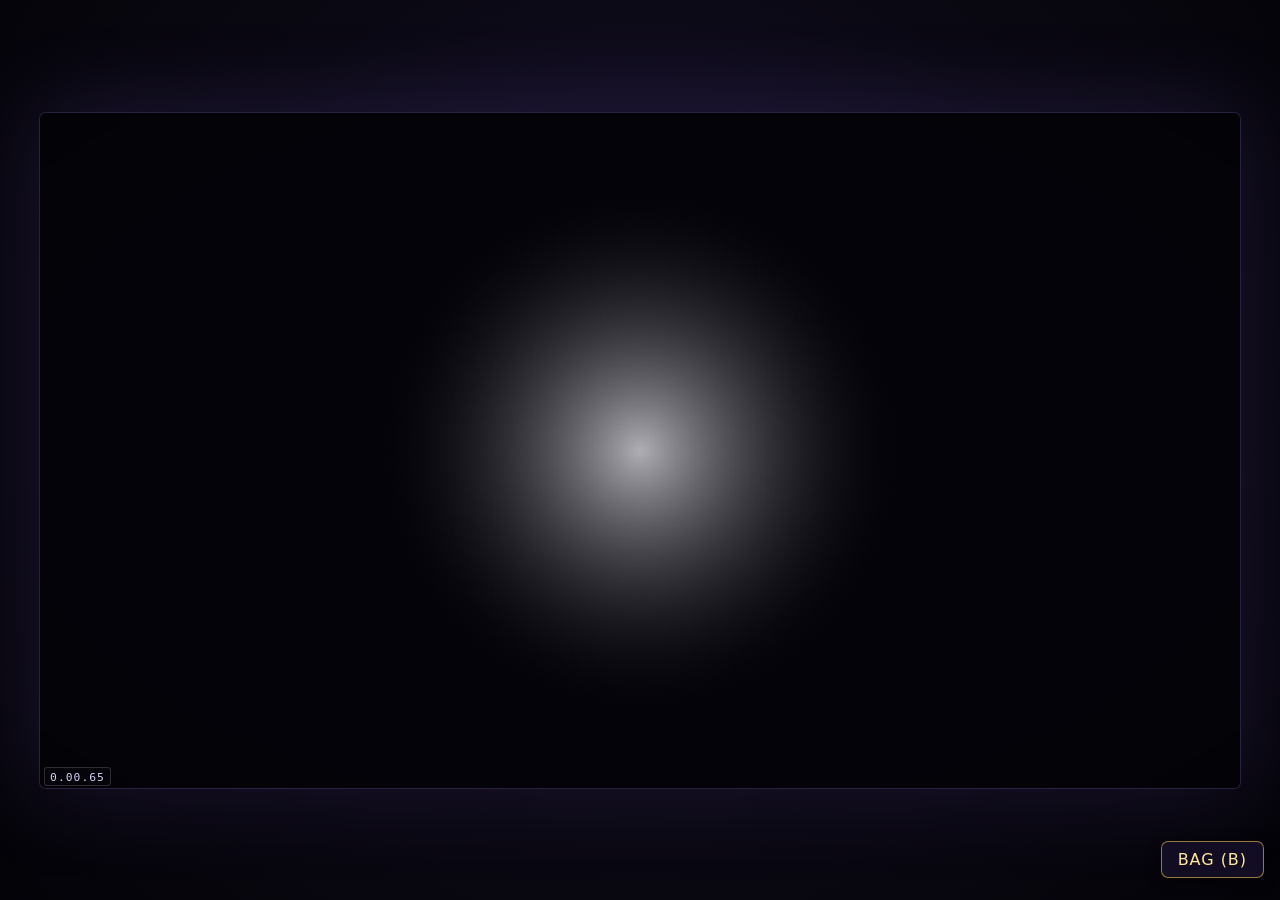
<file: index.html>
<!DOCTYPE html>
<html lang="zh-Hant">
<head>
<meta charset="utf-8">
<meta name="viewport" content="width=device-width,initial-scale=1,maximum-scale=1,user-scalable=no,viewport-fit=cover">
<title>深淵迴響 Abyss Echo · Roguelike 動作射擊</title>

<link rel="manifest" href="manifest.webmanifest">
<meta name="theme-color" content="#0b0913">
<meta name="apple-mobile-web-app-capable" content="yes">
<meta name="mobile-web-app-capable" content="yes">
<meta name="apple-mobile-web-app-status-bar-style" content="black-translucent">
<meta name="apple-mobile-web-app-title" content="深淵迴響">
<meta name="application-name" content="深淵迴響">
<link rel="apple-touch-icon" href="icons/apple-touch-icon.png">
<link rel="icon" type="image/png" sizes="32x32" href="icons/favicon-32.png">
<link rel="icon" type="image/png" sizes="192x192" href="icons/icon-192.png">

<link rel="stylesheet" href="style.css?v=91">
</head>
<body>
<div id="stage">
  <div id="frame">
    <canvas id="game" width="480" height="270" aria-label="game"></canvas>
    <div id="titleArt"></div>
<div id="tint"></div>
<div id="cineTag" class="cine-tag hidden">13 heroes · Mythic weapons · 6 chapters</div>

    <!-- ================= HUD ================= -->
    <div id="hud" class="hidden">
      <div class="hud-left">
        <div class="bar hp"><div class="fill" id="hpFill"></div><span id="hpText">120 / 120</span></div>
        <div class="bar en"><div class="fill" id="enFill"></div><span id="enText">100 / 100</span></div>
        <div class="weapon-card">
          <canvas id="weaponIcon" class="wicon" width="34" height="34"></canvas>
          <div class="wmeta">
            <b id="weaponText">手槍</b>
            <div class="slots">
              <span class="eq-slot" id="eqSlot0"><canvas id="eq0" width="20" height="20"></canvas></span>
              <span class="eq-slot" id="eqSlot1"><canvas id="eq1" width="20" height="20"></canvas></span>
              <span class="eq-slot" id="eqSlot2"><canvas id="eq2" width="20" height="20"></canvas></span>
              <span class="eq-slot" id="eqSlot3"><canvas id="eq3" width="20" height="20"></canvas></span>
            </div>
          </div>
        </div>
      </div>

      <div class="hud-right">
        <div class="chip gold"><i class="ico-coin"></i><b id="coinText">0</b></div>
        <div class="chip"><i class="key-icon"></i><b id="keyText">0</b></div>
        <div class="chip rewind"><b id="rewindText">1</b><span>倒帶</span></div>
        <div class="chip"><b id="floorText">1</b><span>層</span></div>
        <div class="chip chapter"><b id="chapterText">腐朽墓穴</b></div>
        <div class="chip diff"><b id="diffTagName">中等</b></div>
        <div class="chip"><b id="killText">0</b><span>擊殺</span></div>
      </div>

      <div class="hud-bottom">
        <div class="skill" id="skDash">
          <div class="cool" id="skDashCool"></div>
          <span>衝刺<em>Space</em><b class="cdt" id="skDashT"></b></span>
        </div>
        <div class="skill" id="skHero">
          <div class="cool" id="skHeroCool"></div>
          <canvas class="skic" id="skHeroIc" width="34" height="34"></canvas>
          <span id="skHeroName">技能<em>Shift</em><b class="cdt" id="skHeroT"></b></span>
        </div>
        <div class="skill ult" id="skUlt">
          <div class="fill" id="skUltFill"></div>
          <canvas class="skic" id="skUltIc" width="34" height="34"></canvas>
          <span id="skUltName">大招<em>Q</em><b class="cdt" id="skUltT"></b></span>
        </div>
      </div>

      <div id="enemyTag">剩餘 0</div>

      <button id="btnUnstick" class="hud-btn" title="脫離卡點（U）">脫困</button>

      <div id="bossBar" class="hidden">
        <div class="fill" id="bossFill"></div>
        <span id="bossName">深淵守衛</span>
      </div>
    </div>

    <!-- ================= 觸控層 ================= -->
    <div id="touch" class="hidden">
      <div id="moveZone"></div>
      <div id="stick"><i class="base"></i><i class="knob" id="knob"></i></div>
      <button id="tAim" class="tbtn aim" aria-label="攻擊"><span>攻擊</span><i class="cd"></i></button>
      <button id="tSkill" class="tbtn skill" aria-label="技能"><canvas class="tic" id="tSkillIc" width="40" height="40"></canvas><span>技能</span><i class="cd"></i></button>
      <button id="tDash" class="tbtn dash" aria-label="衝刺"><span>衝刺</span><i class="cd"></i></button>
      <button id="tUse" class="tbtn use hidden" aria-label="使用"><span>使用</span></button>
      <button id="tPause" class="tbtn pause" aria-label="暫停"><span>∥</span></button>
      <button id="tUlt" class="tbtn ult" aria-label="大招"><canvas class="tic" id="tUltIc" width="40" height="40"></canvas><span>大招</span><i class="cd"></i></button>
      <div id="touchHint">左半邊拖曳移動 · 右下按住攻擊，拖曳可調方向</div>
    </div>

    <!-- ================= 浮動提示 ================= -->
    <div id="prompt" class="hidden"></div>
    <div id="toast" class="hidden"></div>
    <div id="banner" class="hidden"></div>
    <div id="verTag">0.00.00</div>

    <!-- ================= 寶箱三選一 ================= -->
    <div id="chestModal" class="modal hidden">
      <div class="chest-panel">
        <div class="chest-head">
          <h3 id="chestTitle">木箱</h3>
          <p>選擇一件帶走 · 按 <kbd>1</kbd><kbd>2</kbd><kbd>3</kbd> 也可以</p>
        </div>
        <div id="chestCards" class="chest-cards"></div>
        <button id="chestSkip" class="ghost">先不拿（保留寶箱）</button>
      </div>
    </div>

    <!-- ================= 詳細資訊 ================= -->
    <div id="infoModal" class="modal hidden">
      <div class="info-panel" id="infoPanel"></div>
    </div>

    <!-- ================= 載入畫面 ================= -->
    <div id="loadingScreen">
      <div class="load-ring"></div>
      <h2 class="load-title">深淵迴響</h2>
      <p class="load-sub">ABYSS ECHO</p>
      <div class="load-bar"><i id="loadFill"></i></div>
      <p class="load-pct" id="loadPct">0%</p>
      <p class="load-tip">正在載入場景與素材…</p>
    </div>

    <!-- ================= 更新提示 ================= -->
    <div id="updateBar" class="hidden">
      <span id="updateText">有新版本</span>
      <button id="btnUpdateNow" class="primary">立即更新</button>
      <button id="btnUpdateLater" class="ghost">稍後</button>
    </div>

    <!-- ================= 選單 ================= -->
    <div id="ui">

      <section id="screen-title" class="screen title-screen">
        <div class="title-solo">
          <div class="crest">✦</div>
          <div class="logo-row">
            <canvas class="logo-orn" id="logoL" width="40" height="40"></canvas>
            <h1 class="logo">深淵迴響</h1>
            <canvas class="logo-orn" id="logoR" width="40" height="40"></canvas>
          </div>
          <p class="sub">ABYSS ECHO</p>
          <button id="btnContinue" class="continue-btn hidden">繼續冒險</button>
          <button id="btnPlay" class="mega">
            <span class="mega-glow"></span>
            <span class="mega-label">進入地城</span>
            <span class="mega-sub">選擇章節 · 難度 · 開始冒險</span>
          </button>
          <div class="gem-row"><i class="ico-gem"></i><b id="gemText">0</b><span>魔晶</span></div>
          <p class="tiny" id="bestText">最佳紀錄：尚未出發</p>
          <div class="title-btns">
            <button id="btnHeroes">角色</button>
            <button id="btnUpgrade">強化</button>
            <button id="btnVault">寶庫</button>
            <button id="btnShop">商店</button>
            <button id="btnBag">背包</button>
            <button id="btnHelp" class="ghost">操作</button>
            <button id="btnSettings" class="ghost">設置</button>
            <button id="btnNews" class="ghost">公告<span id="newsDot" class="news-dot hidden"></span></button>
          </div>
          <div class="legal-links">
            <button id="btnExportOut" class="linklike">匯出檔案</button>
            <span>·</span>
            <button id="btnImportOut" class="linklike">匯入檔案</button>
            <span>·</span>
            <button id="btnTermsTitle" class="linklike">服務條款</button>
            <span>·</span>
            <button id="btnPrivacyTitle" class="linklike">隱私權政策</button>
            <span>·</span>
            <span class="ver-mini">v<span id="verMini">0.00.00</span></span>
            <input type="file" id="importOutFile" accept="application/json" class="hidden">
          </div>
        </div>
      </section>

      <section id="screen-difficulty" class="screen hidden">
        <div class="panel wide diff-panel">
          <h2>選擇難度</h2>
          <p class="sub2">難度越高，敵人越強 —— 但魔晶與幸運獎勵也越好</p>
          <div id="diffGrid" class="diff-grid"></div>
          <div class="btns"><button id="btnDiffBack" class="ghost">返回</button></div>
        </div>
      </section>

      <section id="screen-heroes" class="screen hidden">
        <div class="hero-page">
          <div class="hero-stage">
            <div class="hero-stage-glow"></div>
            <img id="heroBigArt" alt="" draggable="false">
            <div class="hero-stage-cap">
              <b id="heroBigName">—</b>
              <span id="heroBigRole">—</span>
            </div>
          </div>
          <aside class="hero-side">
            <h2 class="hero-title">SELECT YOUR HERO</h2>
            <div id="heroDetail" class="hero-detail"></div>
            <div class="hero-actions">
              <button id="btnHeroBack" class="ghost">Back</button>
              <button id="btnStartRun" class="primary">Set off</button>
            </div>
          </aside>
          <div id="heroGrid" class="hero-strip"></div>
        </div>
      </section>

      <section id="screen-upgrade" class="screen hidden">
        <div class="panel wide">
          <h2>永久強化</h2>
          <p class="sub2">用魔晶提升基礎能力，每一輪都生效</p>
          <div class="gem-row small"><i class="ico-gem"></i><b id="gemText2">0</b><span>魔晶</span></div>
          <div id="upList" class="up-list"></div>
          <div class="btns"><button id="btnUpBack" class="ghost">返回</button></div>
        </div>
      </section>

      <section id="screen-help" class="screen hidden">
        <div class="panel wide">
          <h2>操作說明</h2>
          <table class="keys pc-only">
            <tr><td><kbd>W</kbd><kbd>A</kbd><kbd>S</kbd><kbd>D</kbd></td><td>移動</td></tr>
            <tr><td><kbd>滑鼠</kbd></td><td>瞄準</td></tr>
            <tr><td><kbd>左鍵</kbd></td><td>攻擊（可按住連射）</td></tr>
            <tr><td><kbd>Space</kbd></td><td>翻滾衝刺：短暫無敵</td></tr>
            <tr><td><kbd>Shift</kbd></td><td>角色技能</td></tr>
            <tr><td><kbd>Q</kbd></td><td>終極大招（能量滿時）</td></tr>
            <tr><td><kbd>F</kbd></td><td>開寶箱 / 交易</td></tr>
            <tr><td><kbd>Tab</kbd></td><td>角色數值與裝備</td></tr>
            <tr><td><kbd>U</kbd></td><td>脫離卡點</td></tr>
            <tr><td><kbd>Esc</kbd> / <kbd>M</kbd></td><td>暫停 / 靜音</td></tr>
          </table>
          <table class="keys touch-only">
            <tr><td>左半邊拖曳</td><td>移動（放開即停）</td></tr>
            <tr><td>右下「攻擊」按住</td><td>自動瞄準最近的敵人並持續射擊</td></tr>
            <tr><td>按住後拖曳</td><td>手動調整射擊方向</td></tr>
            <tr><td>技能 / 衝刺鈕</td><td>角色技能、翻滾衝刺</td></tr>
            <tr><td>使用鈕</td><td>開寶箱、交易</td></tr>
            <tr><td>右上 ∥</td><td>暫停（含脫困與數值）</td></tr>
          </table>
          <p class="tiny">寶箱會給你三選一：武器、裝備或補給 —— 不選就保留寶箱，<b>絕不會強制換掉你手上的武器</b>。<br>每 10 層換一個章節與全新敵人；每章最後一層是頭目。</p>
          <div class="btns"><button id="btnHelpBack" class="ghost">返回</button></div>
        </div>
      </section>

      <section id="screen-pause" class="screen hidden">
        <div class="panel">
          <h2>暫停</h2>
          <p class="sub2" id="pauseInfo"></p>
          <div id="pauseStats" class="stat-grid"></div>
          <div class="btns col">
            <button id="btnResume" class="primary">繼續</button>
            <button id="btnStats">數值 / 裝備</button>
            <button id="btnUnstick2">脫離卡死</button>
            <button id="btnRestart">重新開始</button>
            <button id="btnQuit" class="ghost">帶著獎勵離開</button>
          </div>
        </div>
      </section>

      <section id="screen-stats" class="screen hidden">
        <div class="panel wide">
          <h2>角色數值</h2>
          <div id="statsBody" class="stats"></div>
          <div class="btns"><button id="btnStatsBack" class="ghost">回到遊戲</button></div>
        </div>
      </section>

      <section id="screen-chapters" class="screen hidden">
        <div class="panel wide">
          <h2>選擇章節</h2>
          <p class="sub2">每章 30 層 · 3 小關 · 破關後解鎖下一章，已通關的章節可以重複挑戰</p>
          <div id="chapterGrid" class="chapter-grid"></div>
          <div class="btns"><button id="btnChapterBack" class="ghost">返回</button></div>
        </div>
      </section>

      <section id="screen-chapterclear" class="screen hidden">
        <div class="panel">
          <div class="stage-badge">✦</div>
          <h2 id="ccTitle">章節通關</h2>
          <p class="sub2" id="ccSub"></p>
          <div id="ccStats" class="stats"></div>
          <div class="btns col">
            <button id="btnCCBack" class="primary">返回主畫面</button>
          </div>
        </div>
      </section>

      <section id="screen-talents" class="screen hidden">
        <div class="panel wide">
          <h2>選擇天賦</h2>
          <p class="sub2">踏入下一層前，挑一個強化（可累積）</p>
          <div id="talentCards" class="talent-cards"></div>
          <div class="btns"><button id="btnSkipTalent" class="ghost">跳過</button></div>
        </div>
      </section>

      <section id="screen-stageclear" class="screen hidden">
        <div class="panel stage-panel">
          <div class="stage-badge">★</div>
          <h2 id="scTitle">小關完成</h2>
          <p class="sub2" id="scSub">繼續前往下一個小關，或帶著獎勵離開</p>
          <div id="scStats" class="stats"></div>
          <div class="btns col">
            <button id="btnStageNext" class="primary">繼續下一小關</button>
            <button id="btnStageLeave" class="ghost">帶著獎勵離開</button>
          </div>
        </div>
      </section>

      <section id="screen-settings" class="screen hidden">
        <div class="panel">
          <h2>設置</h2>
          <div class="set-row">
            <label for="setMusic">音樂音量</label>
            <input type="range" id="setMusic" min="0" max="100" value="100">
            <b id="setMusicVal">100%</b>
          </div>
          <div class="set-row">
            <label for="setSfx">音效音量</label>
            <input type="range" id="setSfx" min="0" max="100" value="100">
            <b id="setSfxVal">100%</b>
          </div>
          <div class="set-row">
            <label for="setLang">語言</label>
            <select id="setLang">
              <option value="tw">繁體中文</option>
              <option value="cn">简体中文</option>
              <option value="en">English</option>
            </select>
          </div>
          <div class="set-row">
            <label for="setQuality">畫面品質</label>
            <select id="setQuality">
              <option value="high">高（粒子全開）</option>
              <option value="mid" selected>中（平衡）</option>
              <option value="low">低（省電）</option>
            </select>
          </div>
          <div class="set-row">
            <label>存檔（局外）</label>
            <button id="setExport">匯出檔案</button>
            <button id="setImport" class="ghost">匯入檔案</button>
            <input type="file" id="setImportFile" accept="application/json" class="hidden">
          </div>
          <div class="set-row">
            <label>條款</label>
            <button id="btnTerms">服務條款</button>
            <button id="btnPrivacy" class="ghost">隱私權政策</button>
          </div>
          <p class="tiny" id="setSaveInfo"></p>
          <div class="btns"><button id="btnSettingsBack" class="ghost">返回</button></div>
        </div>
      </section>

      <section id="screen-vault" class="screen hidden">
        <div class="panel wide">
          <h2>寶庫</h2>
          <p class="sub2">裝備與寶箱分開管理 · 解鎖的裝備會出現在寶箱裡</p>
          <div class="vault-head">
            <span class="key-icon"></span><b id="vaultKeys">0</b><span>把鑰匙</span>
          </div>
          <div class="vault-tabs">
            <button id="vaultTabEquip" class="on">裝備</button>
            <button id="vaultTabChest">寶箱</button>
          </div>
          <div id="vaultPaneEquip" class="vault-pane">
            <div class="vault-slots" id="vaultSlots"></div>
            <div class="vault-btns">
              <button id="btnFuse" class="primary">合成裝備（同部位同等級）</button>
            </div>
            <div class="vault-recycle-box"><div class="forge-head"><span>回收區域</span><b>把不要的裝備換成魔晶</b></div><div id="vaultRecycle" class="vault-recycle"></div></div>
            <div class="vault-inv" id="vaultInv"></div>
          </div>
          <div id="vaultPaneChest" class="vault-pane hidden">
            <div class="vault-btns">
              <button id="btnKeyChest0" class="primary">木箱 · 銅鑰匙</button>
              <button id="btnKeyChest1">鐵箱 · 銀鑰匙</button>
              <button id="btnKeyChest2">金箱 · 金鑰匙</button>
            </div>
            <div class="pink-chest-box">
              <div class="pink-chest-art" id="pinkChestArt"></div>
              <div class="pink-chest-info">
                <b>粉紅寶箱</b>
                <span id="pinkKeyText">粉紅鎖匙 0 把</span>
                <p class="tiny">開啟後必定獲得傳說（75%）或神話（25%）裝備。</p>
                <button id="btnPinkChest" class="primary">開啟粉紅寶箱</button>
              </div>
            </div>
            <p class="tiny">金色以上寶箱有機會開出已解鎖的傳說／神話裝備。</p>
          </div>
          <div class="btns"><button id="btnVaultBack" class="ghost">返回</button></div>
        </div>
      </section>

      <section id="screen-runshop" class="screen hidden">
        <div class="panel">
          <h2>地牢商人</h2>
          <p class="sub2">傳送門後的補給空間 · 金幣 <b id="runShopCoins">0</b></p>
          <div id="runShopList" class="shop-room-list"></div>
          <div class="btns"><button id="btnRunShopLeave" class="primary">繼續前進</button></div>
        </div>
      </section>

      <section id="screen-bag" class="screen hidden">
        <div class="panel wide">
          <h2>背包</h2>
          <p class="sub2">戰鬥中掉落的武器會自動放進背包 · 同類型 3 把可合成高一階</p>
          <div id="bagList" class="bag-list"></div>
          <div class="btns"><button id="btnBagBack" class="ghost">返回</button></div>
        </div>
      </section>

      <section id="screen-shop" class="screen hidden">
        <div class="panel wide">
          <h2>商店</h2>
          <p class="sub2">付費武器解鎖後會進入寶箱池，也可以直接設為出戰武器</p>
          <div id="shopList" class="shop-list"></div>
          <div id="mythicBox" class="mythic-box"></div>
          <div id="slotBox" class="slot-box"></div>
          <div id="ultBox" class="slot-box"></div>
          <div id="equipUnlockBox" class="slot-box"></div>
          <div class="paid-box">
            <div class="paid-info">
              <b>Premium Pack</b>
              <span>3 名付費角色＋混沌武器「炸天」，一次付款永久解鎖</span>
            </div>
            <div class="paid-btns">
              <button id="btnBuy">Unlock free (30s)</button>
              <button id="btnRedeem" class="ghost">輸入解鎖碼</button>
            </div>
          </div>
          <div class="paid-box gift">
            <div class="paid-info">
              <b>Ultimate Weapon Pack</b>
              <span>一次解鎖全部傳說＋神話武器（共 20 把），並開放終極核彈</span>
            </div>
            <div class="paid-btns">
              <button id="btnGiftBuy">Unlock free (30s)</button>
              <button id="btnGiftRedeem" class="ghost">輸入禮包碼</button>
            </div>
          </div>
          <p class="shop-status" id="shopStatus"></p>
          <p class="tiny">購買後永久解鎖，可設為出戰武器帶進地城。</p>
          <div class="btns"><button id="btnShopBack" class="ghost">返回</button></div>
        </div>
      </section>

      <section id="screen-end" class="screen hidden">
        <div class="panel">
          <h2 id="endTitle">你倒下了</h2>
          <p class="sub2" id="endSub">深淵不會記得你的名字</p>
          <div id="endStats" class="stats"></div>
          <div class="btns col">
            <button id="btnAgain" class="primary">再來一輪</button>
            <button id="btnEndHome" class="ghost">回到標題</button>
          </div>
        </div>
      </section>

    </div>
  </div>
</div>

<div id="iosTip" class="hidden">
  <span>要全螢幕遊玩：點下方的 <b>分享</b> → <b>加入主畫面</b></span>
  <button id="iosTipClose">×</button>
</div>

<pre id="errlog" style="position:fixed;left:0;bottom:0;color:#f66;font-size:10px;z-index:9999;margin:0;pointer-events:none;white-space:pre-wrap;max-width:100vw"></pre>

<div id="tutorial" class="tut hidden"><div class="tut-icon" id="tutIcon">WASD</div><div class="tut-main"><div class="tut-title" id="tutTitle">移動</div><div class="tut-text" id="tutText">用 WASD / 方向鍵移動</div><div class="tut-step" id="tutStep">1 / 3</div></div><button id="btnTutSkip">跳過</button></div>

  <div id="legalModal" class="legal hidden">
    <div class="legal-box">
      <button id="btnLegalX" class="legal-x" aria-label="關閉">✕</button>
      <div class="legal-head">
        <b id="legalTitle">服務條款</b>
        <button id="btnLegalClose" class="ghost">關閉</button>
      </div>
      <div class="legal-body" id="legalBody">載入中…</div>
      <div class="legal-foot">
        <button id="btnLegalClose2" class="primary">關閉</button>
      </div>
    </div>
  </div>

  <button id="hudBag" class="hud-bag" onclick="window.__bagTap && window.__bagTap(event)">BAG (B)</button>

<script src="js/data.js?v=91"></script>
<script src="js/lang-en.js?v=91"></script>
<script src="js/i18n.js?v=91"></script>
<script src="js/content.js?v=91"></script>
<script src="js/ads.js?v=91"></script>
<!-- 平台 SDK：本機／GitHub Pages 會載入失敗，ads.js 會自動退回示範廣告 -->
<script src="https://sdk.crazygames.com/crazygames-sdk-v3.js" defer onerror="window.__cgSdkFail=1"></script>
<script src="js/version.js?v=91"></script>
<script src="js/news.js?v=91"></script>
<script src="js/unlock.js?v=91"></script>
<script src="js/art.js?v=91"></script>
<script src="js/audio.js?v=91"></script>
<script src="js/updater.js?v=91"></script>
<script src="js/game.js?v=91"></script>
<script src="js/owner.js?v=91"></script>
<script src="js/pwa.js?v=91"></script>
  </body>
</html>
</file>
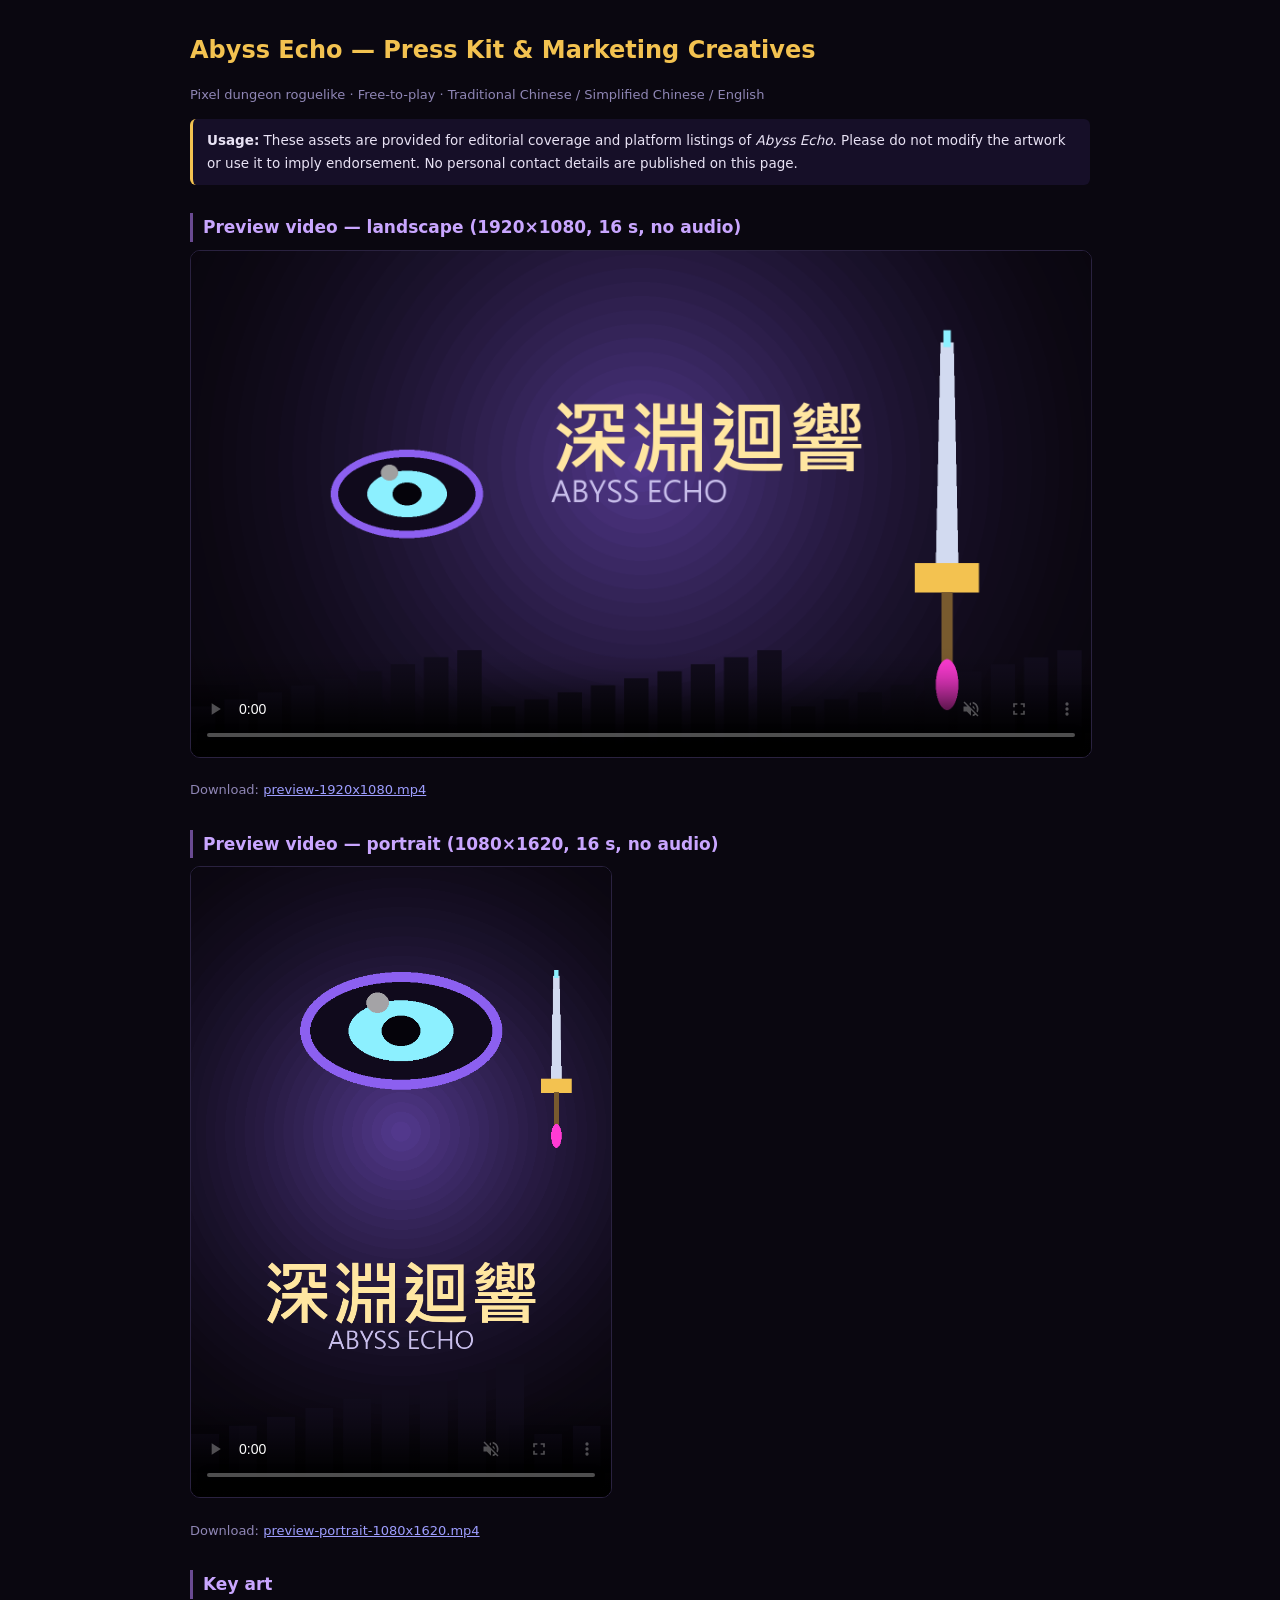
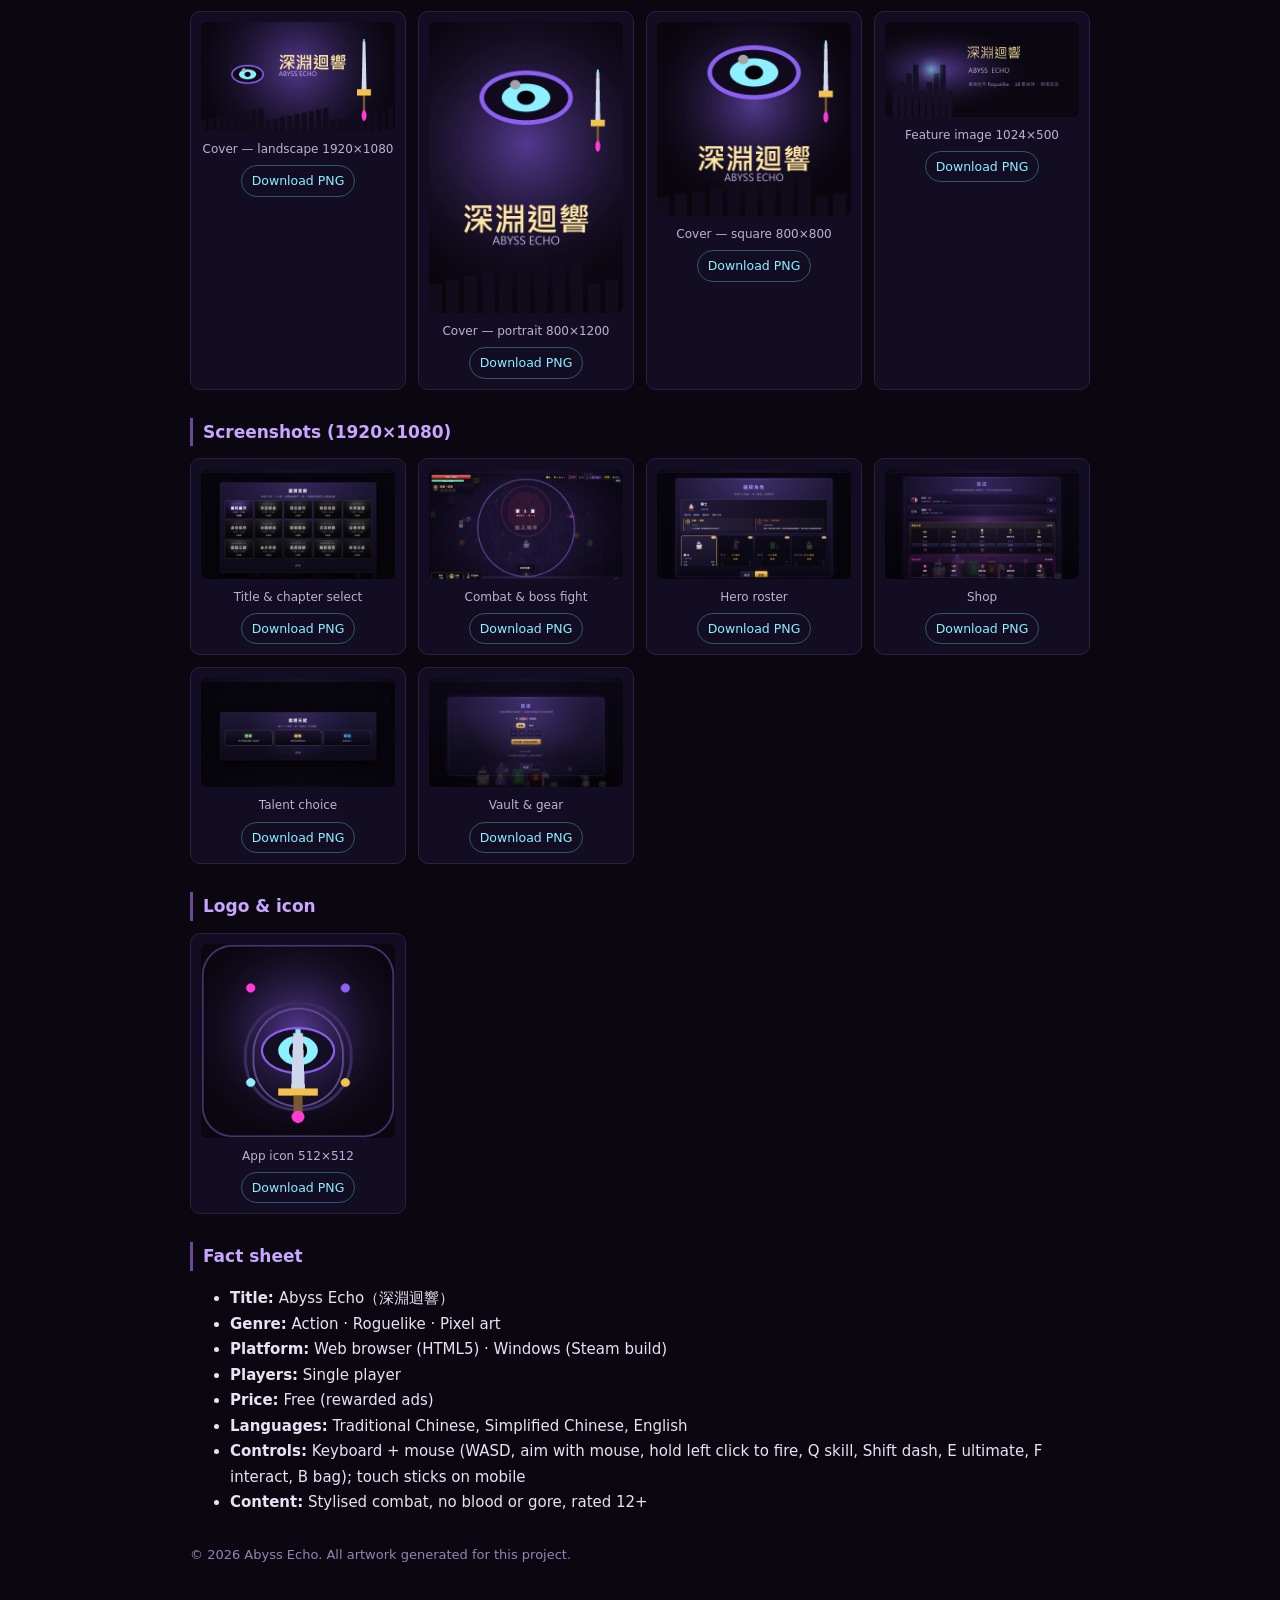
<file: press/index.html>
<!DOCTYPE html>
<html lang="en">
<head>
<meta charset="utf-8">
<meta name="viewport" content="width=device-width,initial-scale=1">
<meta name="robots" content="noindex">
<title>Abyss Echo — Press & Marketing Creatives</title>
<style>
  :root{color-scheme:dark}
  body{background:#0a0710;color:#e8e2f4;font:15px/1.7 system-ui,"Segoe UI","Microsoft JhengHei",sans-serif;margin:0;padding:30px 20px 70px}
  .wrap{max-width:900px;margin:0 auto}
  h1{color:#f3c250;font-size:24px;margin:0 0 4px}
  h2{color:#c9a6ff;font-size:17px;margin:28px 0 8px;border-left:3px solid #6a4a92;padding-left:10px}
  p{color:#cfc6ee}
  .muted{color:#8f86b5;font-size:13px}
  .grid{display:grid;grid-template-columns:repeat(auto-fill,minmax(210px,1fr));gap:12px;margin:12px 0}
  .card{background:#120d22;border:1px solid #2a2240;border-radius:10px;padding:10px;text-align:center}
  .card img{width:100%;height:auto;border-radius:6px;display:block;margin-bottom:8px}
  .card a{display:inline-block;font-size:12.5px;color:#8cf0ff;text-decoration:none;border:1px solid #2a5a6a;padding:4px 10px;border-radius:999px}
  .card .n{font-size:12px;color:#b9b2d6;margin-bottom:6px;word-break:break-all}
  video{width:100%;border-radius:10px;border:1px solid #2a2240;background:#000}
  code{background:#1a1430;padding:1px 5px;border-radius:4px;color:#ffe6a1}
  .note{background:#160f28;border-left:3px solid #f3c250;padding:10px 14px;border-radius:6px;font-size:13.5px}
</style>
</head>
<body>
<div class="wrap">
<h1>Abyss Echo — Press Kit &amp; Marketing Creatives</h1>
<p class="muted">Pixel dungeon roguelike · Free-to-play · Traditional Chinese / Simplified Chinese / English</p>

<div class="note">
<strong>Usage:</strong> These assets are provided for editorial coverage and platform listings of <em>Abyss Echo</em>.
Please do not modify the artwork or use it to imply endorsement. No personal contact details are published on this page.
</div>

<h2>Preview video — landscape (1920×1080, 16 s, no audio)</h2>
<video controls muted playsinline poster="landscape-1920x1080.png">
  <source src="preview-1920x1080.mp4" type="video/mp4">
</video>
<p class="muted">Download: <a href="preview-1920x1080.mp4">preview-1920x1080.mp4</a></p>

<h2>Preview video — portrait (1080×1620, 16 s, no audio)</h2>
<video controls muted playsinline poster="portrait-800x1200.png" style="max-width:420px">
  <source src="preview-portrait-1080x1620.mp4" type="video/mp4">
</video>
<p class="muted">Download: <a href="preview-portrait-1080x1620.mp4">preview-portrait-1080x1620.mp4</a></p>

<h2>Key art</h2>
<div class="grid" id="art"></div>

<h2>Screenshots (1920×1080)</h2>
<div class="grid" id="shots"></div>

<h2>Logo &amp; icon</h2>
<div class="grid" id="logos"></div>

<h2>Fact sheet</h2>
<ul>
  <li><strong>Title:</strong> Abyss Echo（深淵迴響）</li>
  <li><strong>Genre:</strong> Action · Roguelike · Pixel art</li>
  <li><strong>Platform:</strong> Web browser (HTML5) · Windows (Steam build)</li>
  <li><strong>Players:</strong> Single player</li>
  <li><strong>Price:</strong> Free (rewarded ads)</li>
  <li><strong>Languages:</strong> Traditional Chinese, Simplified Chinese, English</li>
  <li><strong>Controls:</strong> Keyboard + mouse (WASD, aim with mouse, hold left click to fire, Q skill, Shift dash, E ultimate, F interact, B bag); touch sticks on mobile</li>
  <li><strong>Content:</strong> Stylised combat, no blood or gore, rated 12+</li>
</ul>

<p class="muted" style="margin-top:28px">© 2026 Abyss Echo. All artwork generated for this project.</p>
</div>
<script>
  var art = [
    ['landscape-1920x1080.png', 'Cover — landscape 1920×1080'],
    ['portrait-800x1200.png', 'Cover — portrait 800×1200'],
    ['square-800x800.png', 'Cover — square 800×800'],
    ['feature-1024x500.png', 'Feature image 1024×500']
  ];
  var shots = [
    ['01_title.png', 'Title & chapter select'],
    ['03_battle.png', 'Combat & boss fight'],
    ['02_heroes.png', 'Hero roster'],
    ['04_shop.png', 'Shop'],
    ['05_talent.png', 'Talent choice'],
    ['06_vault.png', 'Vault & gear']
  ];
  var logos = [['icon-512.png', 'App icon 512×512']];
  function render(id, list) {
    var box = document.getElementById(id);
    list.forEach(function (it) {
      var d = document.createElement('div');
      d.className = 'card';
      d.innerHTML = '<img src="' + it[0] + '" alt="' + it[1] + '"><div class="n">' + it[1] + '</div>' +
        '<a href="' + it[0] + '" download>Download PNG</a>';
      box.appendChild(d);
    });
  }
  render('art', art); render('shots', shots); render('logos', logos);
</script>
</body>
</html>
</file>
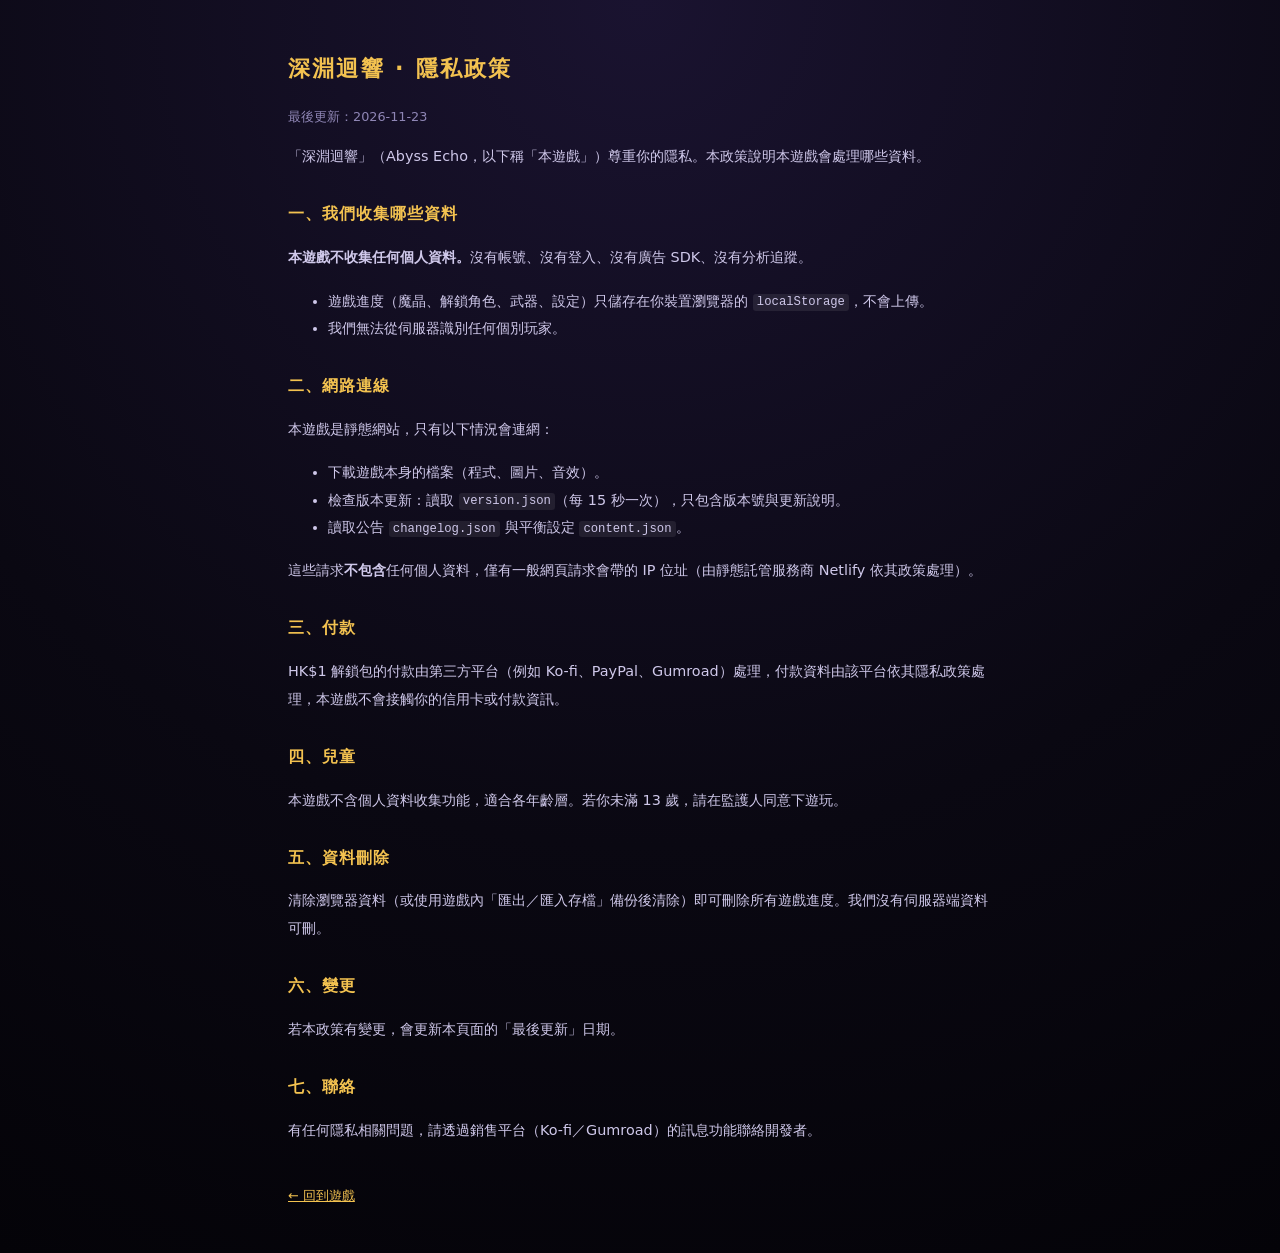
<file: privacy.html>
<!DOCTYPE html>
<html lang="zh-Hant">
<head>
<meta charset="utf-8">
<meta name="viewport" content="width=device-width,initial-scale=1,viewport-fit=cover">
<title>深淵迴響 · 隱私政策</title>
<style>
  :root{--gold:#f3c250;--ink:#e8e2ff;--dim:#8f86b5}
  body{margin:0;background:radial-gradient(circle at 50% 0%,#1a1330,#0a0812 60%,#040308);
    color:var(--ink);font-family:"Noto Sans TC","PingFang TC","Microsoft JhengHei",system-ui,sans-serif;
    line-height:1.9;padding:2rem 1.2rem}
  .wrap{max-width:44rem;margin:0 auto}
  h1{color:var(--gold);font-size:1.4rem;letter-spacing:.1em}
  h2{color:var(--gold);font-size:1rem;margin-top:1.8rem;letter-spacing:.06em}
  p,li{font-size:.9rem;color:#cfc8ea}
  .dim{color:var(--dim);font-size:.8rem}
  a{color:var(--gold)}
  code{background:rgba(255,255,255,.08);padding:.1em .35em;border-radius:.25em;font-size:.85em}
</style>
</head>
<body>
<div class="wrap">
  <h1>深淵迴響 · 隱私政策</h1>
  <p class="dim">最後更新：2026-11-23</p>

  <p>「深淵迴響」（Abyss Echo，以下稱「本遊戲」）尊重你的隱私。本政策說明本遊戲會處理哪些資料。</p>

  <h2>一、我們收集哪些資料</h2>
  <p><b>本遊戲不收集任何個人資料。</b>沒有帳號、沒有登入、沒有廣告 SDK、沒有分析追蹤。</p>
  <ul>
    <li>遊戲進度（魔晶、解鎖角色、武器、設定）只儲存在你裝置瀏覽器的 <code>localStorage</code>，不會上傳。</li>
    <li>我們無法從伺服器識別任何個別玩家。</li>
  </ul>

  <h2>二、網路連線</h2>
  <p>本遊戲是靜態網站，只有以下情況會連網：</p>
  <ul>
    <li>下載遊戲本身的檔案（程式、圖片、音效）。</li>
    <li>檢查版本更新：讀取 <code>version.json</code>（每 15 秒一次），只包含版本號與更新說明。</li>
    <li>讀取公告 <code>changelog.json</code> 與平衡設定 <code>content.json</code>。</li>
  </ul>
  <p>這些請求<strong>不包含</strong>任何個人資料，僅有一般網頁請求會帶的 IP 位址（由靜態託管服務商 Netlify 依其政策處理）。</p>

  <h2>三、付款</h2>
  <p>HK$1 解鎖包的付款由第三方平台（例如 Ko-fi、PayPal、Gumroad）處理，付款資料由該平台依其隱私政策處理，本遊戲不會接觸你的信用卡或付款資訊。</p>

  <h2>四、兒童</h2>
  <p>本遊戲不含個人資料收集功能，適合各年齡層。若你未滿 13 歲，請在監護人同意下遊玩。</p>

  <h2>五、資料刪除</h2>
  <p>清除瀏覽器資料（或使用遊戲內「匯出／匯入存檔」備份後清除）即可刪除所有遊戲進度。我們沒有伺服器端資料可刪。</p>

  <h2>六、變更</h2>
  <p>若本政策有變更，會更新本頁面的「最後更新」日期。</p>

  <h2>七、聯絡</h2>
  <p>有任何隱私相關問題，請透過銷售平台（Ko-fi／Gumroad）的訊息功能聯絡開發者。</p>

  <p class="dim" style="margin-top:2.5rem"><a href="./index.html">← 回到遊戲</a></p>
</div>
</body>
</html>
</file>
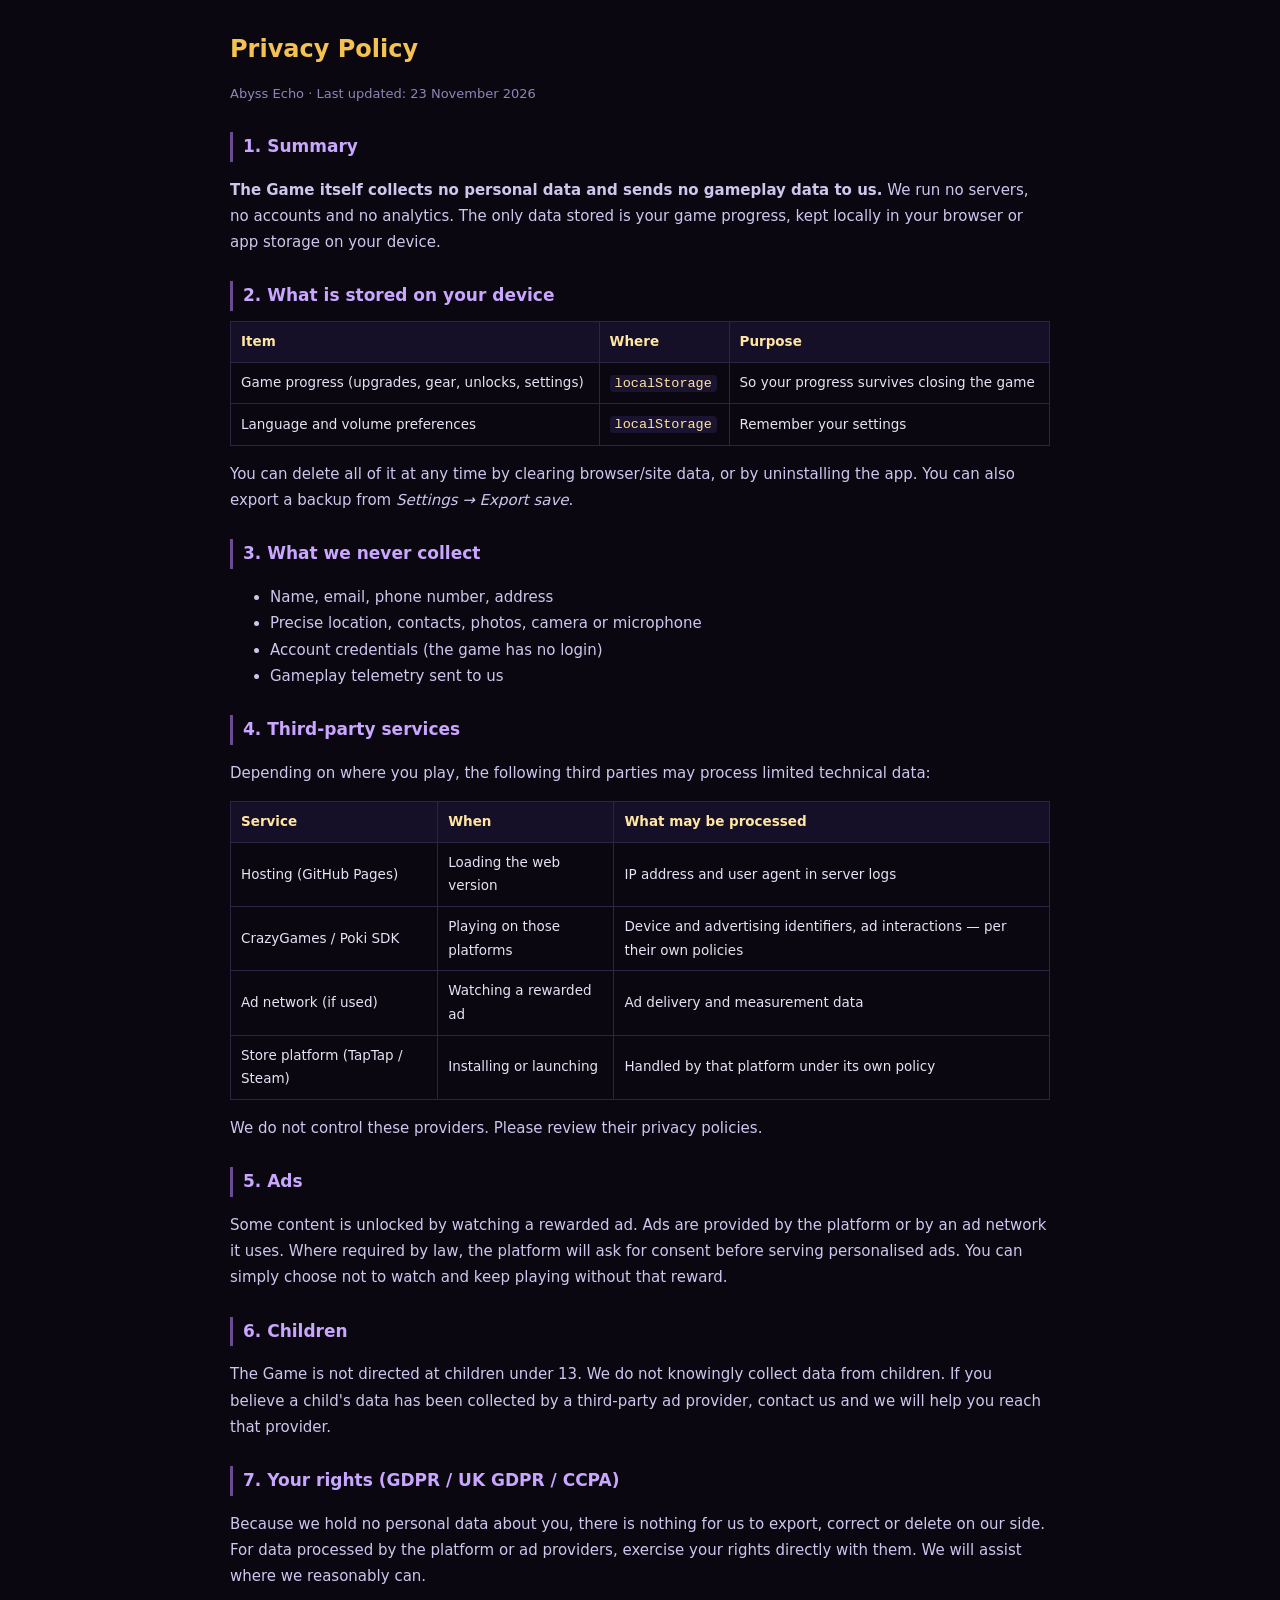
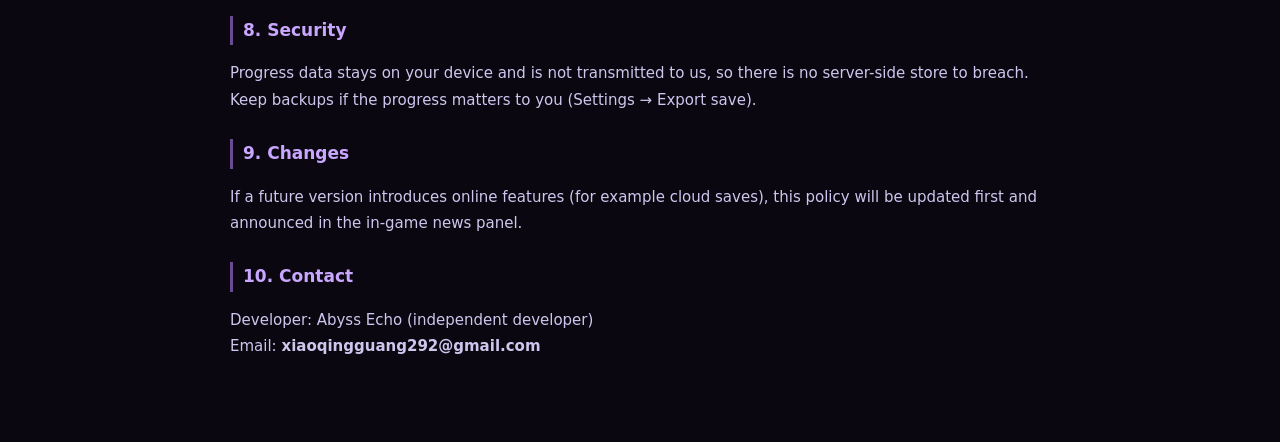
<file: legal/privacy.html>
<!DOCTYPE html>
<html lang="en">
<head>
<meta charset="utf-8">
<meta name="viewport" content="width=device-width,initial-scale=1">
<title>Privacy Policy — Abyss Echo</title>
<style>
  :root{color-scheme:dark}
  body{background:#0a0710;color:#e8e2f4;font:15px/1.75 system-ui,"Segoe UI","Microsoft JhengHei",sans-serif;margin:0;padding:28px 20px 70px}
  .wrap{max-width:820px;margin:0 auto}
  h1{color:#f3c250;font-size:24px;margin:0 0 4px}
  h2{color:#c9a6ff;font-size:17px;margin:26px 0 8px;border-left:3px solid #6a4a92;padding-left:10px}
  p,li{color:#cfc6ee}
  .muted{color:#8f86b5;font-size:13px}
  .lang{display:inline-block;font-size:12px;padding:2px 8px;border-radius:999px;background:#22183c;color:#c9a6ff;margin-bottom:10px}
  a{color:#8cf0ff}
  hr{border:0;border-top:1px solid #2a2240;margin:30px 0}
  table{border-collapse:collapse;width:100%;margin:10px 0}
  th,td{border:1px solid #2c2444;padding:8px 10px;text-align:left;font-size:13.5px}
  th{background:#160f28;color:#ffe6a1}
  code{background:#1a1430;padding:1px 5px;border-radius:4px;color:#ffe6a1}

  .zh-part{display:none}
  body.show-zh .zh-part{display:block}
</style>
</head>
<body>
<script>try{if((localStorage.getItem("abyssEcho.lang")||"en")==="tw")document.body.classList.add("show-zh");}catch(e){}</script>
<div class="wrap">
<h1>Privacy Policy</h1>
<p class="muted">Abyss Echo · Last updated: 23 November 2026</p>

<h2>1. Summary</h2>
<p><strong>The Game itself collects no personal data and sends no gameplay data to us.</strong> We run no servers, no accounts and no analytics. The only data stored is your game progress, kept locally in your browser or app storage on your device.</p>

<h2>2. What is stored on your device</h2>
<table>
  <tr><th>Item</th><th>Where</th><th>Purpose</th></tr>
  <tr><td>Game progress (upgrades, gear, unlocks, settings)</td><td><code>localStorage</code></td><td>So your progress survives closing the game</td></tr>
  <tr><td>Language and volume preferences</td><td><code>localStorage</code></td><td>Remember your settings</td></tr>
</table>
<p>You can delete all of it at any time by clearing browser/site data, or by uninstalling the app. You can also export a backup from <em>Settings → Export save</em>.</p>

<h2>3. What we never collect</h2>
<ul>
  <li>Name, email, phone number, address</li>
  <li>Precise location, contacts, photos, camera or microphone</li>
  <li>Account credentials (the game has no login)</li>
  <li>Gameplay telemetry sent to us</li>
</ul>

<h2>4. Third-party services</h2>
<p>Depending on where you play, the following third parties may process limited technical data:</p>
<table>
  <tr><th>Service</th><th>When</th><th>What may be processed</th></tr>
  <tr><td>Hosting (GitHub Pages)</td><td>Loading the web version</td><td>IP address and user agent in server logs</td></tr>
  <tr><td>CrazyGames / Poki SDK</td><td>Playing on those platforms</td><td>Device and advertising identifiers, ad interactions — per their own policies</td></tr>
  <tr><td>Ad network (if used)</td><td>Watching a rewarded ad</td><td>Ad delivery and measurement data</td></tr>
  <tr><td>Store platform (TapTap / Steam)</td><td>Installing or launching</td><td>Handled by that platform under its own policy</td></tr>
</table>
<p>We do not control these providers. Please review their privacy policies.</p>

<h2>5. Ads</h2>
<p>Some content is unlocked by watching a rewarded ad. Ads are provided by the platform or by an ad network it uses. Where required by law, the platform will ask for consent before serving personalised ads. You can simply choose not to watch and keep playing without that reward.</p>

<h2>6. Children</h2>
<p>The Game is not directed at children under 13. We do not knowingly collect data from children. If you believe a child's data has been collected by a third-party ad provider, contact us and we will help you reach that provider.</p>

<h2>7. Your rights (GDPR / UK GDPR / CCPA)</h2>
<p>Because we hold no personal data about you, there is nothing for us to export, correct or delete on our side. For data processed by the platform or ad providers, exercise your rights directly with them. We will assist where we reasonably can.</p>

<h2>8. Security</h2>
<p>Progress data stays on your device and is not transmitted to us, so there is no server-side store to breach. Keep backups if the progress matters to you (Settings → Export save).</p>

<h2>9. Changes</h2>
<p>If a future version introduces online features (for example cloud saves), this policy will be updated first and announced in the in-game news panel.</p>

<h2>10. Contact</h2>
<p>Developer: Abyss Echo (independent developer)<br>
Email: <strong>xiaoqingguang292@gmail.com</strong></p>

<div id="zhPart" class="zh-part">
<hr>
<span class="lang">中文</span>
<h1 style="font-size:20px">隱私權政策</h1>
<p class="muted">深淵迴響 · 最後更新：2026 年 11 月 23 日</p>

<h2>1. 摘要</h2>
<p><strong>本遊戲本身不收集任何個人資料，也不會把遊玩資料傳送給我們。</strong>我們沒有伺服器、沒有帳號系統、沒有分析工具。唯一的資料是你的遊戲進度，儲存在你裝置上的瀏覽器或 App 儲存空間。</p>

<h2>2. 裝置上儲存了什麼</h2>
<table>
  <tr><th>項目</th><th>位置</th><th>用途</th></tr>
  <tr><td>遊戲進度（強化、裝備、解鎖、設定）</td><td><code>localStorage</code></td><td>關閉遊戲後仍保留進度</td></tr>
  <tr><td>語言與音量偏好</td><td><code>localStorage</code></td><td>記住你的設定</td></tr>
</table>
<p>你可隨時清除瀏覽器／網站資料或解除安裝 App 來刪除；也可在「設置 → 匯出存檔」自行備份。</p>

<h2>3. 我們絕不收集</h2>
<ul>
  <li>姓名、電郵、電話、地址</li>
  <li>精確位置、通訊錄、相片、鏡頭、麥克風</li>
  <li>帳號密碼（本遊戲沒有登入）</li>
  <li>傳送給我們的遊玩行為資料</li>
</ul>

<h2>4. 第三方服務</h2>
<p>依你遊玩的平台不同，以下第三方可能處理有限技術資料：</p>
<table>
  <tr><th>服務</th><th>時機</th><th>可能處理的資料</th></tr>
  <tr><td>靜態主機（GitHub Pages）</td><td>載入網頁版</td><td>伺服器日誌中的 IP 與 User-Agent</td></tr>
  <tr><td>CrazyGames／Poki SDK</td><td>在該平台上遊玩</td><td>裝置與廣告識別碼、廣告互動（依其政策）</td></tr>
  <tr><td>廣告聯播網（若有）</td><td>觀看獎勵廣告</td><td>廣告投放與成效數據</td></tr>
  <tr><td>商店平台（TapTap／Steam）</td><td>安裝或啟動</td><td>由該平台依其政策處理</td></tr>
</table>
<p>我們無法控制上述服務，請參閱其隱私權政策。</p>

<h2>5. 廣告</h2>
<p>部分內容需觀看獎勵廣告解鎖。廣告由平台或其使用的廣告聯播網提供；法律要求時，平台會先取得你的同意才投放個人化廣告。你也可以選擇不看廣告、不領取該獎勵繼續遊玩。</p>

<h2>6. 兒童</h2>
<p>本遊戲並非針對 13 歲以下兒童。我們不會刻意收集兒童資料。若你認為第三方廣告商收集了兒童資料，請聯絡我們，我們會協助你向該廠商反映。</p>

<h2>7. 你的權利（GDPR／CCPA）</h2>
<p>由於我們不持有你的個人資料，我們這端沒有可供匯出、更正或刪除的資料。若涉及平台或廣告商處理的資料，請直接向他們行使權利；我們會在合理範圍內協助。</p>

<h2>8. 安全</h2>
<p>進度資料只存在你的裝置，不會傳送給我們，因此沒有伺服器端資料庫可供入侵。若進度對你重要，請自行備份（設置 → 匯出存檔）。</p>

<h2>9. 變更</h2>
<p>若未來版本加入需要網路的功能（例如雲端存檔），本政策會先更新並於遊戲內公告欄公布。</p>

<h2>10. 聯絡方式</h2>
<p>開發者：深淵迴響（獨立開發）<br>
電郵：<strong>xiaoqingguang292@gmail.com</strong></p>

<p class="muted" style="margin-top:24px">本政策以繁體中文與英文並列，如有歧義以繁體中文版本為準（若你所在地法律另有強制規定則從其規定）。</p>
</div>
</body>
</html>

</div>
</file>
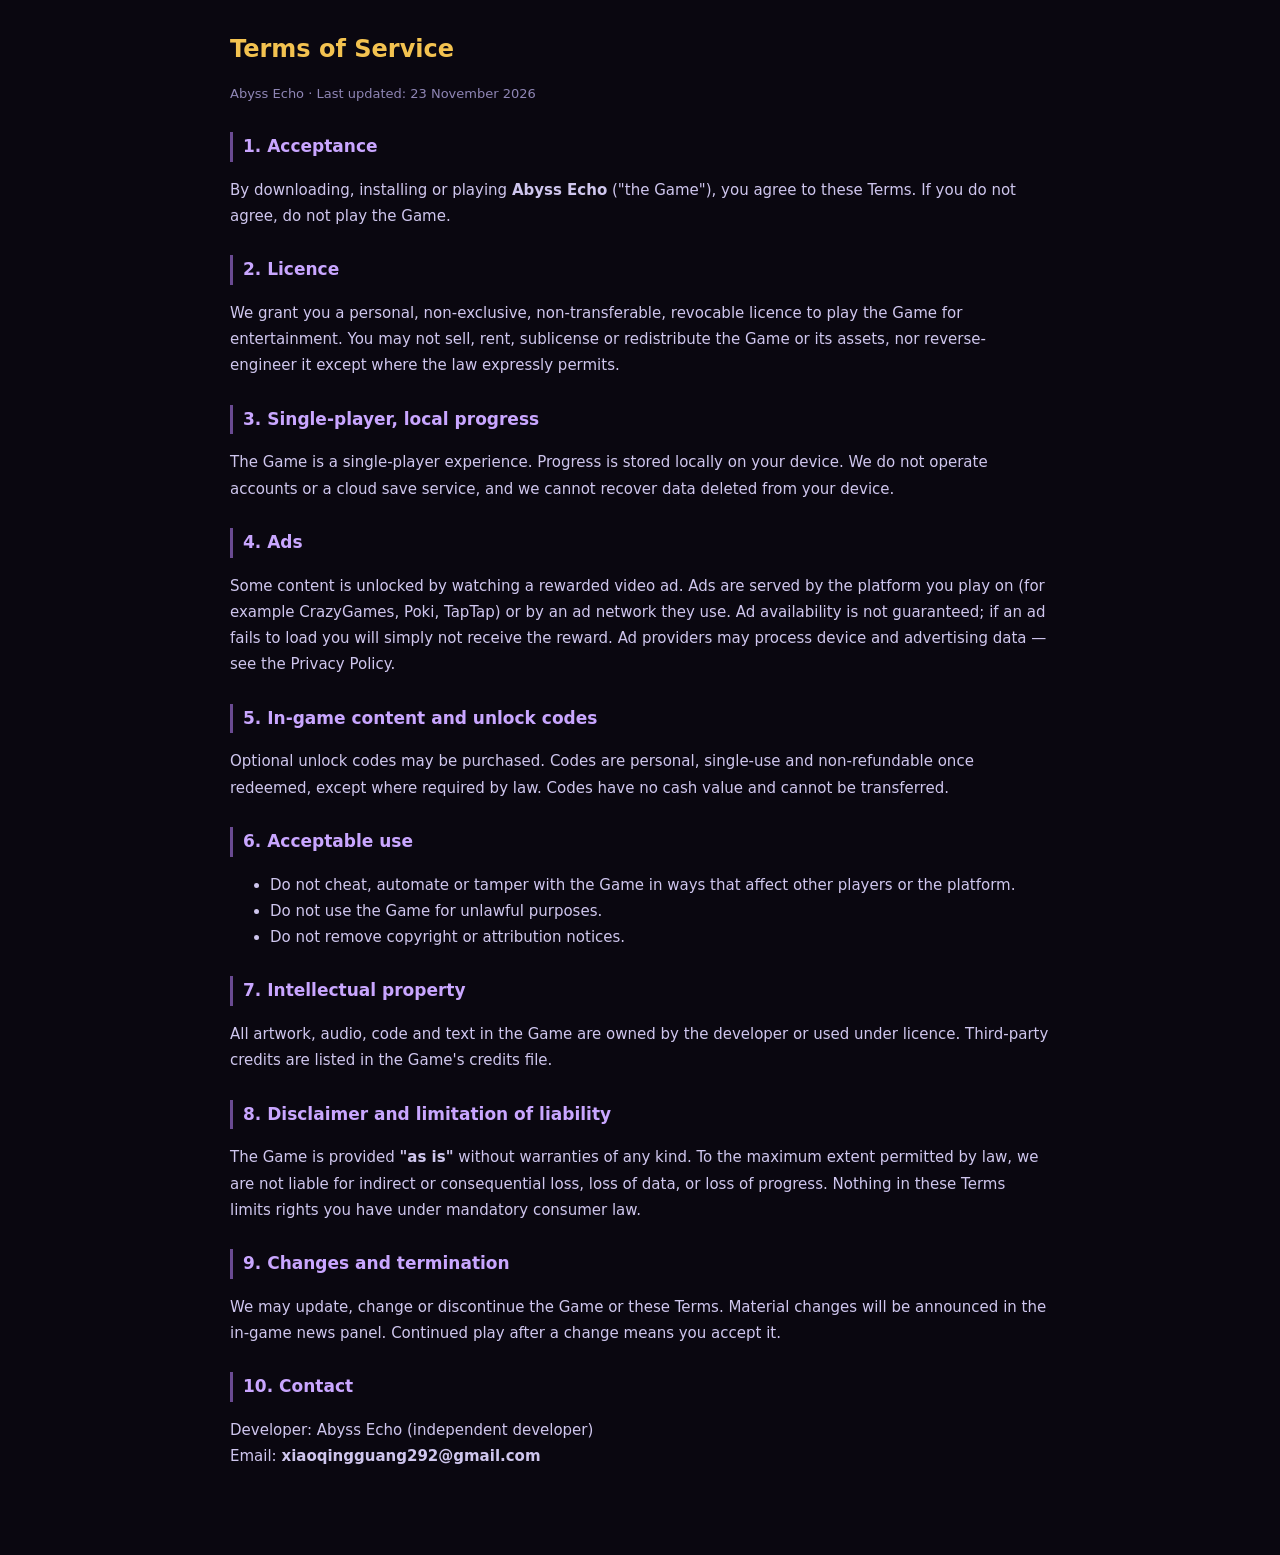
<file: legal/terms.html>
<!DOCTYPE html>
<html lang="en">
<head>
<meta charset="utf-8">
<meta name="viewport" content="width=device-width,initial-scale=1">
<title>Terms of Service — Abyss Echo</title>
<style>
  :root{color-scheme:dark}
  body{background:#0a0710;color:#e8e2f4;font:15px/1.75 system-ui,"Segoe UI","Microsoft JhengHei",sans-serif;margin:0;padding:28px 20px 70px}
  .wrap{max-width:820px;margin:0 auto}
  h1{color:#f3c250;font-size:24px;margin:0 0 4px}
  h2{color:#c9a6ff;font-size:17px;margin:26px 0 8px;border-left:3px solid #6a4a92;padding-left:10px}
  h3{color:#ffe6a1;font-size:14.5px;margin:18px 0 6px}
  p,li{color:#cfc6ee}
  .muted{color:#8f86b5;font-size:13px}
  .lang{display:inline-block;font-size:12px;padding:2px 8px;border-radius:999px;background:#22183c;color:#c9a6ff;margin-bottom:10px}
  a{color:#8cf0ff}
  hr{border:0;border-top:1px solid #2a2240;margin:30px 0}
  code{background:#1a1430;padding:1px 5px;border-radius:4px;color:#ffe6a1}

  .zh-part{display:none}
  body.show-zh .zh-part{display:block}
</style>
</head>
<body>
<script>try{if((localStorage.getItem("abyssEcho.lang")||"en")==="tw")document.body.classList.add("show-zh");}catch(e){}</script>
<div class="wrap">
<h1>Terms of Service</h1>
<p class="muted">Abyss Echo · Last updated: 23 November 2026</p>

<h2>1. Acceptance</h2>
<p>By downloading, installing or playing <strong>Abyss Echo</strong> ("the Game"), you agree to these Terms. If you do not agree, do not play the Game.</p>

<h2>2. Licence</h2>
<p>We grant you a personal, non-exclusive, non-transferable, revocable licence to play the Game for entertainment. You may not sell, rent, sublicense or redistribute the Game or its assets, nor reverse-engineer it except where the law expressly permits.</p>

<h2>3. Single-player, local progress</h2>
<p>The Game is a single-player experience. Progress is stored locally on your device. We do not operate accounts or a cloud save service, and we cannot recover data deleted from your device.</p>

<h2>4. Ads</h2>
<p>Some content is unlocked by watching a rewarded video ad. Ads are served by the platform you play on (for example CrazyGames, Poki, TapTap) or by an ad network they use. Ad availability is not guaranteed; if an ad fails to load you will simply not receive the reward. Ad providers may process device and advertising data — see the Privacy Policy.</p>

<h2>5. In-game content and unlock codes</h2>
<p>Optional unlock codes may be purchased. Codes are personal, single-use and non-refundable once redeemed, except where required by law. Codes have no cash value and cannot be transferred.</p>

<h2>6. Acceptable use</h2>
<ul>
  <li>Do not cheat, automate or tamper with the Game in ways that affect other players or the platform.</li>
  <li>Do not use the Game for unlawful purposes.</li>
  <li>Do not remove copyright or attribution notices.</li>
</ul>

<h2>7. Intellectual property</h2>
<p>All artwork, audio, code and text in the Game are owned by the developer or used under licence. Third-party credits are listed in the Game's credits file.</p>

<h2>8. Disclaimer and limitation of liability</h2>
<p>The Game is provided <strong>"as is"</strong> without warranties of any kind. To the maximum extent permitted by law, we are not liable for indirect or consequential loss, loss of data, or loss of progress. Nothing in these Terms limits rights you have under mandatory consumer law.</p>

<h2>9. Changes and termination</h2>
<p>We may update, change or discontinue the Game or these Terms. Material changes will be announced in the in-game news panel. Continued play after a change means you accept it.</p>

<h2>10. Contact</h2>
<p>Developer: Abyss Echo (independent developer)<br>
Email: <strong>xiaoqingguang292@gmail.com</strong></p>

<div id="zhPart" class="zh-part">
<hr>
<span class="lang">中文</span>
<h1 style="font-size:20px">服務條款</h1>
<p class="muted">深淵迴響 · 最後更新：2026 年 11 月 23 日</p>

<h2>1. 接受條款</h2>
<p>下載、安裝或遊玩《深淵迴響》（下稱「本遊戲」）即表示你同意本條款。如不同意，請勿遊玩。</p>

<h2>2. 授權</h2>
<p>我們授予你個人、非專屬、不可轉讓、可撤回的授權，僅供娛樂用途遊玩本遊戲。你不得轉售、出租、再授權或散布本遊戲或其素材，亦不得逆向工程（法律明文允許者除外）。</p>

<h2>3. 單機遊戲與本機進度</h2>
<p>本遊戲為單機遊戲，進度只儲存在你的裝置上。我們不提供帳號或雲端存檔服務，亦無法復原你裝置上已刪除的資料。</p>

<h2>4. 廣告</h2>
<p>部分內容需觀看獎勵式廣告解鎖。廣告由你遊玩的平台（例如 CrazyGames、Poki、TapTap）或其使用的廣告聯播網提供。廣告供應不保證；載入失敗時你只需不會獲得獎勵。廣告商可能處理裝置與廣告相關資料，詳見隱私權政策。</p>

<h2>5. 遊戲內容與解鎖碼</h2>
<p>可選的解鎖碼需付費購買。解鎖碼為個人專用、單次使用，兌換後除法律要求外不予退款；解鎖碼不具現金價值，亦不可轉讓。</p>

<h2>6. 使用規範</h2>
<ul>
  <li>不得以作弊、自動化程式或其他方式影響其他玩家或平台。</li>
  <li>不得將本遊戲用於違法用途。</li>
  <li>不得移除著作權或致謝標示。</li>
</ul>

<h2>7. 智慧財產權</h2>
<p>本遊戲的美術、音效、程式與文字均由開發者擁有或經授權使用。第三方素材致謝列於遊戲內的 credits 檔案。</p>

<h2>8. 免責與責任限制</h2>
<p>本遊戲按<strong>「現狀」</strong>提供，不附任何明示或默示保證。在法律允許的最大範圍內，我們不對間接或衍生損失、資料遺失或進度遺失負責。本條款不影響你依強制性消費者法規享有的權利。</p>

<h2>9. 變更與終止</h2>
<p>我們可能更新、修改或停止提供本遊戲或本條款。重大變更會於遊戲內公告欄公布；變更後繼續遊玩即視為接受。</p>

<h2>10. 聯絡方式</h2>
<p>開發者：深淵迴響（獨立開發）<br>
電郵：<strong>xiaoqingguang292@gmail.com</strong></p>

<p class="muted" style="margin-top:24px">本條款以繁體中文與英文並列，如有歧義以繁體中文版本為準（若你所在地法律另有強制規定則從其規定）。</p>
</div>
</body>
</html>

</div>
</file>
<file: style.css>
/* =======================================================================
   深淵迴響 Abyss Echo — UI
   世界用 canvas（480x270），文字 UI 用 DOM 保持中文清晰
   ======================================================================= */

:root{
  --bg:#07060c;
  --ink:#ece8f7;
  --muted:#8d86a6;
  --gold:#f3c250;
  --gold-lit:#ffe6a1;
  --panel:#100d1a;
  --panel2:#191331;
  --line:#372c55;
  --accent:#8e6bf2;
  --mint:#57e0a8;
  --red:#e2574c;
  --shadow:0 18px 60px rgba(0,0,0,.7);
}

*{box-sizing:border-box}

html,body{
  height:100%;margin:0;background:var(--bg);overflow:hidden;
  font-family:"Noto Sans TC","PingFang TC","Microsoft JhengHei",system-ui,-apple-system,sans-serif;
  color:var(--ink);
  -webkit-font-smoothing:antialiased;
  user-select:none;
}

#stage{
  position:fixed;inset:0;display:flex;align-items:center;justify-content:center;
  overflow:hidden;
  padding:env(safe-area-inset-top, 0px) env(safe-area-inset-right, 0px) env(safe-area-inset-bottom, 0px) env(safe-area-inset-left, 0px);
  background:
    radial-gradient(circle at 50% 42%, #1a1330 0%, #0a0812 55%, #040308 100%);
}

#frame{
  position:relative;flex:none;
  width:480px;height:270px;
  max-width:100vw;max-height:100vh;max-height:100dvh;
  font-size:12px;
  box-shadow:0 0 0 1px #2a2140, 0 0 90px rgba(142,107,242,.20), var(--shadow);
  border-radius:6px;
  overflow:hidden;
  background:#0b0913;
  isolation:isolate;
}

#game{
  position:absolute;inset:0;width:100%;height:100%;
  image-rendering:pixelated;
  image-rendering:crisp-edges;
  display:block;
}

#tint{
  position:absolute;inset:0;pointer-events:none;z-index:2;
  background:
    radial-gradient(ellipse at 50% 50%, rgba(0,0,0,0) 45%, rgba(0,0,0,.35) 100%),
    repeating-linear-gradient(0deg, rgba(255,255,255,.016) 0 1px, transparent 1px 3px);
  mix-blend-mode:multiply;
}

.hidden{display:none !important}

/* ======================= HUD ======================= */
#hud{position:absolute;inset:0;pointer-events:none;font-size:1em;z-index:4}

.hud-left{position:absolute;left:.8em;top:.7em;display:flex;flex-direction:column;gap:.32em}

.bar{
  position:relative;width:11.5em;height:1.05em;border-radius:.22em;
  background:rgba(5,4,10,.8);
  box-shadow:inset 0 0 0 1px rgba(255,255,255,.16), 0 2px 8px rgba(0,0,0,.5);
  overflow:hidden;
}
.bar .fill{position:absolute;inset:0;width:100%;transition:width .1s linear}
.bar.hp .fill{background:linear-gradient(180deg,#ff9d90,#d33a2f 55%,#8c1f19)}
.bar.en{height:.68em;width:9.5em}
.bar.en .fill{background:linear-gradient(180deg,#b8ffea,#3fd39c 55%,#187a57)}
.bar span{
  position:absolute;inset:0;display:grid;place-items:center;
  font-size:.6em;letter-spacing:.1em;font-weight:700;
  color:#fff;text-shadow:0 1px 3px rgba(0,0,0,.95);
  font-variant-numeric:tabular-nums;
}

/* 武器卡 */
.weapon-card{
  display:flex;align-items:center;gap:.4em;
  margin-top:.15em;
  padding:.22em .45em .22em .3em;
  border-radius:.3em;
  background:linear-gradient(180deg, rgba(26,20,44,.9), rgba(10,8,18,.85));
  border:1px solid rgba(255,255,255,.1);
  box-shadow:0 3px 12px rgba(0,0,0,.45);
  width:12.5em;
}
.wicon{width:1.65em;height:1.65em;flex:none;image-rendering:pixelated}
.wmeta{display:flex;flex-direction:column;gap:.12em;min-width:0}
.wmeta b{font-size:.72em;letter-spacing:.06em;white-space:nowrap;overflow:hidden;text-overflow:ellipsis}
.slots{display:flex;gap:.16em}
.eq-slot{
  position:relative;width:1.05em;height:1.05em;border-radius:.18em;
  background:rgba(255,255,255,.05);
  border:1px solid var(--rc, rgba(255,255,255,.12));
  box-shadow:0 0 6px color-mix(in srgb, var(--rc, transparent) 40%, transparent);
  display:grid;place-items:center;
}
.eq-slot canvas{width:1em;height:1em;image-rendering:pixelated}

.hud-right{position:absolute;right:.8em;top:.7em;display:flex;gap:.35em}
.chip{
  display:inline-flex;align-items:center;gap:.32em;
  background:rgba(10,8,18,.75);
  border:1px solid rgba(255,255,255,.1);
  border-radius:.25em;padding:.16em .45em;
  font-size:.68em;color:var(--ink);
  backdrop-filter:blur(2px);
  white-space:nowrap;
}
.chip b{font-variant-numeric:tabular-nums;letter-spacing:.02em}
.chip.gold b{color:var(--gold-lit)}
.chip span{color:var(--muted);font-size:.9em}
.chip.chapter{border-color:rgba(142,107,242,.4);background:rgba(24,18,44,.8)}
.chip.chapter b{font-size:.95em;letter-spacing:.08em}

.chip i{width:.85em;height:.85em;display:inline-block;flex:none}
.ico-coin{background:radial-gradient(circle at 35% 30%,#ffe9a8,#f3c250 55%,#a97a1c);border-radius:50%;box-shadow:0 0 6px rgba(243,194,80,.7)}
.ico-gem{background:linear-gradient(135deg,#c6b3ff,#7a5cf0 55%,#3c2a9e);clip-path:polygon(50% 0,100% 38%,50% 100%,0 38%);box-shadow:0 0 8px rgba(142,107,242,.9)}

.hud-bottom{position:absolute;left:.8em;bottom:.65em;display:flex;gap:.45em}
.skill{
  position:relative;width:4.4em;height:2.35em;border-radius:.32em;overflow:hidden;
  background:rgba(8,6,14,.82);
  border:1px solid rgba(255,255,255,.14);
  display:grid;place-items:center;text-align:center;
}
.skill span{font-size:.58em;line-height:1.3;color:#ded8f0;z-index:2}
.skill .skic{
  position:absolute;left:.15em;top:50%;transform:translateY(-50%);
  width:1.7em;height:1.7em;image-rendering:pixelated;z-index:3;opacity:1;
  filter:drop-shadow(0 0 3px rgba(0,0,0,.9)) drop-shadow(0 0 6px rgba(255,255,255,.45));
}
.skill span{position:relative;padding-left:1.6em}
.skill em{display:block;font-style:normal;font-size:.85em;color:var(--muted)}
.skill .cool{
  position:absolute;left:0;right:0;bottom:0;height:0%;
  background:linear-gradient(180deg,rgba(90,190,255,.55),rgba(28,86,190,.8));
  border-top:1px solid rgba(150,225,255,.6);
  transition:height .08s linear;z-index:1;
}
/* 技能圖標：冷卻中變淡，就緒時變亮，形成明顯對比 */
.skill .skic{transition:filter .15s ease, opacity .15s ease;opacity:.45}
.skill.ready .skic{opacity:1;filter:drop-shadow(0 0 3px rgba(0,0,0,.9)) drop-shadow(0 0 8px rgba(255,255,255,.7)) brightness(1.25)}
.skill.ready{border-color:rgba(120,200,255,.75);box-shadow:0 0 14px rgba(80,170,255,.45)}
.skill.ready{border-color:rgba(243,194,80,.5);box-shadow:0 0 12px rgba(243,194,80,.22)}
.skill.ready .cool{height:0% !important}

#enemyTag{
  position:absolute;right:.8em;bottom:.8em;font-size:.66em;color:var(--muted);
  letter-spacing:.1em;text-shadow:0 1px 3px #000;
}

.hud-btn{
  position:absolute;right:.8em;top:2.6em;
  font-size:.6em;padding:.35em .6em;letter-spacing:.08em;
  background:rgba(10,8,18,.7);border:1px solid rgba(140,240,255,.35);
  color:#bfeaff;border-radius:.3em;pointer-events:auto;cursor:pointer;
}
.hud-btn:hover{border-color:#8cf0ff;box-shadow:0 0 12px rgba(140,240,255,.3)}

#bossBar{
  position:absolute;left:50%;top:.62em;transform:translateX(-50%);
  width:19em;height:1em;border-radius:.22em;
  background:rgba(6,4,10,.88);
  border:1px solid rgba(226,87,76,.5);
  box-shadow:0 0 20px rgba(226,87,76,.32);
  overflow:hidden;
}
#bossBar .fill{position:absolute;inset:0;background:linear-gradient(180deg,#ff9a86,#c8362c 55%,#6d140e);transition:width .12s}
#bossBar span{
  position:absolute;inset:0;display:grid;place-items:center;
  font-size:.58em;letter-spacing:.3em;color:#ffe7e0;text-shadow:0 1px 3px #000;
}

/* ======================= 浮動元素 ======================= */
#prompt{
  position:absolute;left:50%;bottom:20%;transform:translateX(-50%);
  background:rgba(8,6,14,.92);
  border:1px solid rgba(243,194,80,.42);
  border-radius:.3em;padding:.22em .5em;
  font-size:.68em;white-space:nowrap;color:#f4eefc;
  pointer-events:none;z-index:6;
  box-shadow:0 6px 18px rgba(0,0,0,.65);
}
#prompt kbd{
  display:inline-block;background:#2a2140;border:1px solid #4b3d70;
  border-radius:.2em;padding:0 .3em;margin-right:.3em;
  font-size:.9em;color:var(--gold-lit);font-family:inherit;
}

#toast{
  position:absolute;left:50%;bottom:5em;transform:translateX(-50%);
  background:rgba(8,6,14,.94);
  border:1px solid rgba(255,255,255,.16);
  border-radius:.35em;padding:.3em .8em;
  font-size:.72em;color:#f4eefc;white-space:nowrap;z-index:7;pointer-events:none;
  animation:toastIn .18s ease-out;
  box-shadow:0 8px 24px rgba(0,0,0,.6);
}
@keyframes toastIn{from{opacity:0;transform:translate(-50%,6px)}to{opacity:1;transform:translate(-50%,0)}}

#banner{
  position:absolute;left:50%;top:36%;transform:translate(-50%,-50%);
  text-align:center;font-size:1.15em;font-weight:800;letter-spacing:.45em;
  color:#fff;text-shadow:0 0 20px rgba(142,107,242,.9),0 2px 6px #000;
  pointer-events:none;z-index:8;animation:bannerIn .5s ease-out;white-space:nowrap;
}
#banner small{display:block;font-size:.4em;letter-spacing:.32em;color:var(--gold);margin-top:.5em;font-weight:600}
@keyframes bannerIn{from{opacity:0;letter-spacing:1em}to{opacity:1;letter-spacing:.45em}}

/* ======================= 寶箱三選一 ======================= */
.modal{
  position:absolute;inset:0;z-index:20;display:grid;place-items:center;
  background:rgba(4,3,8,.82);backdrop-filter:blur(4px);
  animation:fade .15s ease-out;
}
.chest-panel{
  width:min(38em,96%);
  background:linear-gradient(180deg,rgba(32,24,56,.98),rgba(12,9,22,.99));
  border:1px solid #43356b;border-radius:.6em;
  padding:1em 1.1em 1em;text-align:center;
  box-shadow:0 0 0 1px rgba(255,255,255,.04) inset, 0 24px 70px rgba(0,0,0,.8);
  animation:pop .2s cubic-bezier(.2,1.4,.5,1);
}
@keyframes pop{from{transform:scale(.92);opacity:0}to{transform:scale(1);opacity:1}}
@keyframes fade{from{opacity:0}to{opacity:1}}
.chest-head h3{
  margin:.1em 0 .15em;font-size:1.15em;letter-spacing:.25em;
  color:var(--gold-lit);text-shadow:0 0 16px currentColor;
}
.chest-head p{font-size:.62em;color:var(--muted);margin:0 0 .7em}
.chest-head kbd{
  display:inline-block;background:#241d3b;border:1px solid #443764;
  border-radius:.2em;padding:0 .3em;margin:0 .1em;font-family:inherit;color:#e6ddf8;
}

.chest-cards{display:flex;gap:.55em;justify-content:center;flex-wrap:wrap}
.loot-card{
  position:relative;width:8.6em;padding:.55em .45em .6em;
  border-radius:.45em;cursor:pointer;
  background:linear-gradient(180deg,rgba(30,23,52,.95),rgba(14,11,24,.98));
  border:1px solid var(--rc,#3a2f57);
  box-shadow:0 0 18px color-mix(in srgb, var(--rc,#000) 28%, transparent), 0 6px 18px rgba(0,0,0,.5);
  transition:transform .12s, box-shadow .18s;
  text-align:center;
}
.loot-card:hover{transform:translateY(-3px);box-shadow:0 0 26px color-mix(in srgb, var(--rc,#000) 55%, transparent),0 10px 24px rgba(0,0,0,.6)}
.loot-card:active{transform:translateY(0) scale(.98)}
.loot-rar{
  font-size:.52em;letter-spacing:.2em;color:var(--rc);
  text-transform:uppercase;margin-bottom:.25em;
}
.loot-icon{width:3.6em;height:3.6em;display:block;margin:0 auto .2em;image-rendering:pixelated}
.loot-card h4{margin:0 0 .3em;font-size:.72em;letter-spacing:.04em;color:#f2ecff;line-height:1.35}
.loot-lines{display:flex;flex-direction:column;gap:.12em;font-size:.55em;color:#a79dc4;line-height:1.4}
.loot-key{
  position:absolute;right:.35em;top:.3em;
  width:1.4em;height:1.4em;border-radius:.25em;
  display:grid;place-items:center;font-size:.55em;
  background:rgba(0,0,0,.4);border:1px solid rgba(255,255,255,.12);color:#b9b0d0;
}
#chestSkip{margin-top:.9em;font-size:.62em;padding:.5em 1.1em}

/* ======================= 選單 ======================= */
#ui{position:absolute;inset:0;z-index:10;pointer-events:none}
.screen{
  pointer-events:auto;
  position:absolute;inset:0;display:grid;place-items:center;
  padding:1.1em;
  background:rgba(6,5,11,.94);
  backdrop-filter:blur(3px);
  animation:fade .18s ease-out;
}

.panel{
  position:relative;
  width:min(27em,100%);
  max-height:100%;overflow:auto;
  background:linear-gradient(180deg,rgba(36,28,62,.97),rgba(13,10,24,.99));
  border:1px solid color-mix(in srgb, var(--theme, #a07bff) 48%, #2a2140);
  border-radius:.6em;
  padding:1.3em 1.4em 1.2em;text-align:center;
  box-shadow:0 0 0 1px rgba(255,255,255,.05) inset, var(--shadow),
    0 0 42px color-mix(in srgb, var(--theme, #a07bff) 18%, transparent);
}
.panel::before{
  content:"";position:absolute;inset:0;border-radius:.6em;pointer-events:none;
  background:radial-gradient(circle at 50% 0%, color-mix(in srgb, var(--theme, #8e6bf2) 26%, transparent), transparent 62%);
}
.panel::after{
  content:"";position:absolute;top:0;left:12%;right:12%;height:2px;border-radius:2px;
  background:linear-gradient(90deg,transparent,var(--theme,#a07bff),transparent);
  opacity:.9;pointer-events:none;
}
.panel h2{
  margin:.1em 0 .2em;font-size:1.35em;letter-spacing:.18em;
  background:linear-gradient(90deg,#fff,color-mix(in srgb, var(--theme,#a07bff) 80%, #fff),#fff);
  -webkit-background-clip:text;background-clip:text;color:transparent;
}
.panel.wide{width:min(46em,100%)}

/* 角色 / 強化頁：內容可滾動，底部按鈕永遠可見（修「按不到返回」） */
#screen-heroes .panel,
#screen-upgrade .panel{display:flex;flex-direction:column;min-height:0}
#screen-heroes .panel{height:96%}
#screen-heroes .hero-grid{
  flex:1;min-height:9em;max-height:none;overflow:auto;
  align-content:start;grid-auto-rows:min-content;
}
#screen-heroes .hero-card{min-height:10.6em}
#screen-heroes .btns,
#screen-upgrade .btns{flex:none;padding-top:.5em;background:linear-gradient(180deg,transparent,rgba(12,9,22,.9) 45%)}
#screen-upgrade .up-list{flex:1;min-height:0;overflow:auto}

.crest{
  font-size:1.4em;color:var(--gold);line-height:1;
  text-shadow:0 0 18px rgba(243,194,80,.8);
  animation:crestPulse 3s ease-in-out infinite;
}
@keyframes crestPulse{0%,100%{opacity:.65;transform:scale(1)}50%{opacity:1;transform:scale(1.12)}}

h1.logo{
  margin:.05em 0 .1em;font-size:2.4em;line-height:1;letter-spacing:.18em;
  background:linear-gradient(180deg,#fff7d8,#f3c250 45%,#a9741a);
  -webkit-background-clip:text;background-clip:text;color:transparent;
  filter:drop-shadow(0 2px 12px rgba(243,194,80,.4));
  font-weight:900;position:relative;z-index:1;
}
.sub{font-size:.64em;letter-spacing:.55em;color:var(--muted);margin:.15em 0 0;position:relative;z-index:1}
.tag{font-size:.7em;color:#b3aacb;margin:.9em 0 0;line-height:1.9;position:relative;z-index:1}
.sub2{font-size:.7em;color:var(--muted);margin:.4em 0 .9em;line-height:1.6}

h2{font-size:1.2em;margin:.15em 0 .25em;letter-spacing:.16em;color:#f6f1ff;position:relative;z-index:1}

.gem-row{
  display:inline-flex;align-items:center;gap:.4em;margin:.85em 0 .3em;
  padding:.22em .8em;border-radius:2em;
  background:rgba(142,107,242,.12);border:1px solid rgba(142,107,242,.35);
  font-size:.76em;position:relative;z-index:1;
}
.gem-row b{color:#d9cbff;font-variant-numeric:tabular-nums}
.gem-row span{color:var(--muted);font-size:.9em}
.gem-row.small{margin:.15em 0 .7em;font-size:.7em}

.btns{display:flex;gap:.5em;justify-content:center;margin-top:1em;position:relative;z-index:1;flex-wrap:wrap}
.btns.col{flex-direction:column;align-items:stretch;max-width:15em;margin-left:auto;margin-right:auto}

button{
  font:inherit;font-size:.76em;letter-spacing:.1em;
  padding:.6em 1.25em;border-radius:.32em;cursor:pointer;
  background:linear-gradient(180deg,#2c2448,#191330);
  color:#ded6f5;border:1px solid #453867;
  transition:transform .07s,box-shadow .16s,border-color .16s,filter .16s;
  position:relative;
}
button:hover{border-color:#7a64b8;box-shadow:0 0 18px rgba(142,107,242,.38);filter:brightness(1.12)}
button:active{transform:translateY(1px) scale(.99)}
button.primary{
  background:linear-gradient(180deg,#f9d97f,#dda52c 52%,#a8760f);
  color:#291c04;border-color:#ffe6a1;font-weight:800;
  text-shadow:0 1px 0 rgba(255,255,255,.35);
  box-shadow:0 0 22px rgba(243,194,80,.32), inset 0 1px 0 rgba(255,255,255,.5);
}
button.primary:hover{box-shadow:0 0 34px rgba(243,194,80,.58)}
button.ghost{
  background:linear-gradient(180deg,rgba(40,32,66,.88),rgba(22,17,40,.94));
  border-color:#4a3d72;color:#c9c0e2;
}
button:disabled{opacity:.4;cursor:not-allowed;filter:grayscale(.6)}
button:focus-visible{outline:2px solid var(--gold);outline-offset:2px}

.tiny{font-size:.64em;color:#6f6889;margin:.9em 0 0;line-height:1.9;position:relative;z-index:1}
.tiny b{color:#a79dc4}

/* ---- 角色卡 ---- */
.hero-grid{
  display:grid;grid-template-columns:repeat(auto-fill,minmax(8.4em,1fr));
  gap:.5em;position:relative;z-index:1;max-height:22em;overflow:auto;padding:.15em;
}
.hero-card{
  position:relative;text-align:left;padding:.55em .6em .65em;
  border-radius:.42em;border:1px solid #2e2549;
  background:linear-gradient(180deg,rgba(38,30,64,.92),rgba(16,12,28,.96));
  cursor:pointer;transition:.15s;overflow:hidden;
}
.hero-card:hover{border-color:#5b4890;transform:translateY(-2px);box-shadow:0 8px 20px rgba(0,0,0,.45)}
.hero-card.sel{border-color:var(--gold);box-shadow:0 0 0 1px var(--gold),0 0 24px rgba(243,194,80,.28)}
.hero-card.locked{opacity:.88}
.hero-card .portrait{width:100%;height:auto;display:block;image-rendering:pixelated}
.hero-card h3{margin:.05em 0 0;font-size:.82em;letter-spacing:.1em;display:flex;align-items:center;gap:.3em}
.hero-card .role{font-size:.56em;color:var(--muted);letter-spacing:.06em;margin-bottom:.4em;display:block}
.hero-card .stat{display:flex;justify-content:space-between;font-size:.56em;color:#a79dc4;margin:.1em 0}
.hero-card .stat i{font-style:normal;color:#e4dcff}
.hero-card .sd{font-size:.54em;color:#8d84ab;line-height:1.6;margin-top:.35em;min-height:3.4em}
.hero-card .sd b{color:var(--gold)}
.hero-card .lock{
  position:absolute;inset:0;border-radius:.42em;display:grid;place-items:center;
  background:rgba(6,5,10,.74);color:var(--gold);font-size:.62em;letter-spacing:.1em;
  text-align:center;line-height:1.9;
}

/* ---- 強化列表 ---- */
.up-list{display:flex;flex-direction:column;gap:.4em;position:relative;z-index:1}
.up-row{
  display:grid;grid-template-columns:1fr auto auto;gap:.7em;align-items:center;
  padding:.5em .65em;border-radius:.35em;border:1px solid #2c2446;
  background:rgba(24,19,40,.8);text-align:left;
}
.up-row .nm{font-size:.74em;letter-spacing:.06em}
.up-row .ds{font-size:.56em;color:var(--muted);margin-top:.15em;line-height:1.5}
.pips{display:flex;gap:.13em}
.pips i{width:.46em;height:.46em;border-radius:.1em;background:#241d3b;box-shadow:inset 0 0 0 1px #3a3057}
.pips i.on{background:linear-gradient(180deg,#ffe6a1,#f3c250);box-shadow:0 0 8px rgba(243,194,80,.7)}
.up-row button{font-size:.6em;padding:.4em .7em;min-width:4.4em}

/* ---- 數據 / 裝備 ---- */
.stats{display:flex;flex-direction:column;gap:.25em;margin:.4em 0;position:relative;z-index:1}
.stats div{display:flex;justify-content:space-between;align-items:baseline;font-size:.68em;color:#b9b0d0;padding:.26em .15em;border-bottom:1px dashed rgba(255,255,255,.07);gap:1em}
.stats b{color:#fff;font-variant-numeric:tabular-nums}
.stats .eq-title{justify-content:center;color:var(--gold);letter-spacing:.2em;border:0;margin-top:.5em;font-size:.6em}
.stats .eq-row span{color:#e2d8ff}
.stats .eq-empty{justify-content:center;color:#6f6889;border:0;font-size:.6em}

.stat-grid{display:grid;grid-template-columns:1fr 1fr;gap:.25em .8em;margin:.5em 0 .2em;position:relative;z-index:1}
.stat-grid div{display:flex;justify-content:space-between;font-size:.62em;color:#a79dc4;padding:.15em .1em;border-bottom:1px dashed rgba(255,255,255,.06)}
.stat-grid b{color:#fff;font-variant-numeric:tabular-nums}

#pauseInfo{display:flex;gap:.8em;justify-content:center;flex-wrap:wrap}
#pauseInfo span{font-size:.66em;color:#a79dc4}

table.keys{width:100%;border-collapse:collapse;margin:.3em 0;position:relative;z-index:1}
table.keys td{padding:.33em .2em;font-size:.65em;color:#c3badb;border-bottom:1px dashed rgba(255,255,255,.06);text-align:left}
table.keys td:first-child{width:44%;white-space:nowrap}
kbd{
  display:inline-block;background:#241d3b;border:1px solid #443764;border-bottom-width:2px;
  border-radius:.22em;padding:.05em .4em;margin-right:.18em;font-family:inherit;font-size:.95em;color:#e6ddf8;
}

/* =======================================================================
   觸控
   ======================================================================= */
.touch-only{display:none}
body.touch-mode .pc-only{display:none}
body.touch-mode .touch-only{display:table}
body.touch-mode .hud-bottom{display:none}
body.touch-mode #enemyTag{display:block;bottom:auto;top:2.2em;right:.8em}
body.touch-mode{
  -webkit-user-select:none;user-select:none;
  -webkit-touch-callout:none;
  -webkit-tap-highlight-color:transparent;
  overscroll-behavior:none;
  touch-action:none;
}
body.touch-mode #hud .hud-left{left:calc(.7em + env(safe-area-inset-left))}
body.touch-mode #hud .hud-right{right:calc(.7em + env(safe-area-inset-right))}
body.touch-mode #hud{font-size:1.12em}
body.touch-mode .hud-btn{left:auto;right:calc(.55em + env(safe-area-inset-right));top:5.3em;font-size:.5em}
body.touch-mode #tPause{top:calc(3.2em + env(safe-area-inset-top));right:calc(.5em + env(safe-area-inset-right))}

#touch{position:absolute;inset:0;z-index:8;pointer-events:none;touch-action:none}
#moveZone{position:absolute;left:0;top:0;width:54%;height:100%;pointer-events:auto;touch-action:none}

#stick{
  position:absolute;left:0;top:0;width:112px;height:112px;
  transform:translate(-50%,-50%);
  opacity:0;transition:opacity .12s;pointer-events:none;
}
#stick.on{opacity:1}
#stick .base{
  position:absolute;inset:0;border-radius:50%;
  background:radial-gradient(circle at 50% 50%, rgba(140,120,220,.16), rgba(10,8,18,.3));
  border:2px solid rgba(255,255,255,.28);
  box-shadow:0 0 18px rgba(0,0,0,.4), inset 0 0 18px rgba(142,107,242,.18);
}
#stick .knob{
  position:absolute;left:50%;top:50%;width:48px;height:48px;border-radius:50%;
  transform:translate(-50%,-50%);
  background:radial-gradient(circle at 40% 32%,#f6efd0,#f3c250 55%,#a8791d);
  border:2px solid rgba(255,240,190,.9);
  box-shadow:0 0 16px rgba(243,194,80,.55);
}

.tbtn{
  position:absolute;display:grid;place-items:center;border-radius:50%;
  padding:0;margin:0;font-size:15px;letter-spacing:.06em;font-weight:700;
  color:#f2ecff;
  background:linear-gradient(180deg,rgba(64,49,104,.98),rgba(26,19,46,.99));
  border:2px solid rgba(168,144,244,.7);
  box-shadow:0 6px 18px rgba(0,0,0,.45), inset 0 1px 0 rgba(255,255,255,.14);
  pointer-events:auto;touch-action:none;-webkit-tap-highlight-color:transparent;
  user-select:none;overflow:hidden;
  transition:transform .05s, filter .1s, border-color .15s;
}
.tbtn span{position:relative;z-index:2;text-shadow:0 1px 3px #000}
.tbtn .tic{
  position:absolute;left:50%;top:50%;transform:translate(-50%,-50%);
  width:64%;height:64%;image-rendering:pixelated;z-index:4;
  filter:drop-shadow(0 0 3px rgba(0,0,0,.9)) drop-shadow(0 0 6px rgba(255,255,255,.35));
  pointer-events:none;
}
.tbtn.skill span, .tbtn.ult span{display:none}
.tbtn .cd{position:absolute;inset:0;border-radius:50%;z-index:1;background:rgba(60,150,255,.55);opacity:0;pointer-events:none;transition:opacity .08s linear}
.tbtn.active{transform:scale(.94);filter:brightness(1.35)}
.tbtn.hidden{display:none !important}

#tAim{
  width:88px;height:88px;font-size:17px;
  right:calc(18px + env(safe-area-inset-right));
  bottom:calc(74px + env(safe-area-inset-bottom));
  background:radial-gradient(circle at 50% 35%,rgba(243,194,80,.95),rgba(190,132,26,.95) 60%,rgba(120,80,12,.96));
  border-color:rgba(255,230,161,.9);color:#2a1c04;
  box-shadow:0 0 26px rgba(243,194,80,.4), inset 0 2px 0 rgba(255,255,255,.35);
}
#tAim span{text-shadow:0 1px 0 rgba(255,255,255,.35)}
#tSkill{width:62px;height:62px;font-size:13px;right:calc(110px + env(safe-area-inset-right));bottom:calc(84px + env(safe-area-inset-bottom))}
#tDash{width:54px;height:54px;font-size:12px;right:calc(24px + env(safe-area-inset-right));bottom:calc(158px + env(safe-area-inset-bottom))}
#tUse{
  width:54px;height:54px;font-size:12px;right:calc(178px + env(safe-area-inset-right));bottom:calc(76px + env(safe-area-inset-bottom));
  border-color:rgba(87,224,168,.75);background:linear-gradient(180deg,rgba(30,80,64,.95),rgba(12,38,30,.96));color:#bffbe4;
}
#tPause{width:38px;height:38px;font-size:14px;right:calc(12px + env(safe-area-inset-right));top:calc(10px + env(safe-area-inset-top));border-color:rgba(255,255,255,.25);background:rgba(10,8,18,.55)}

#touchHint{
  position:absolute;left:50%;bottom:calc(22px + env(safe-area-inset-bottom));
  transform:translateX(-50%);
  font-size:11px;letter-spacing:.08em;color:#a79dc4;
  background:rgba(6,5,11,.7);border:1px solid rgba(255,255,255,.1);
  border-radius:2em;padding:6px 14px;pointer-events:none;white-space:nowrap;
  animation:hintFade .4s ease-out;
}
@keyframes hintFade{from{opacity:0;transform:translate(-50%,8px)}to{opacity:1;transform:translate(-50%,0)}}

/* 直向提示 */
#rotateHint{position:fixed;inset:0;z-index:60;display:none;place-items:center;background:#07060c;padding:24px}
@media (orientation:portrait){
  body.touch-mode #rotateHint{display:grid}
  body.touch-mode.rotate-ok #rotateHint{display:none}
}
.rot-panel{text-align:center;max-width:320px}
.rot-icon{
  font-size:64px;line-height:1;color:#f3c250;transform:rotate(90deg);margin-bottom:8px;
  animation:rotWobble 2.2s ease-in-out infinite;
}
@keyframes rotWobble{0%,100%{transform:rotate(90deg)}50%{transform:rotate(180deg)}}
.rot-panel h3{margin:.4em 0 .3em;font-size:1.3em;letter-spacing:.12em}
.rot-panel p{color:#8d86a6;font-size:.8em;line-height:1.8;margin:0 0 1.2em}

#iosTip{
  position:fixed;left:50%;bottom:calc(14px + env(safe-area-inset-bottom));
  transform:translateX(-50%);z-index:70;
  display:flex;align-items:center;gap:10px;max-width:calc(100vw - 24px);
  padding:9px 12px;border-radius:10px;
  background:rgba(18,14,30,.96);border:1px solid rgba(243,194,80,.35);
  box-shadow:0 10px 30px rgba(0,0,0,.6);
  font-size:12px;color:#e9e2f7;line-height:1.5;
}
#iosTip b{color:#ffe6a1}
#iosTip button{
  flex:none;width:24px;height:24px;padding:0;border-radius:50%;
  font-size:14px;line-height:1;letter-spacing:0;
  background:rgba(255,255,255,.08);border:1px solid rgba(255,255,255,.16);color:#bbb;
}
#iosTip.hidden{display:none}

@media (max-height:380px){
  #tAim{width:74px;height:74px;font-size:15px;bottom:calc(58px + env(safe-area-inset-bottom))}
  #tSkill{width:54px;height:54px;font-size:12px;bottom:calc(70px + env(safe-area-inset-bottom))}
  #tUlt{width:54px;height:54px;font-size:11px;bottom:calc(134px + env(safe-area-inset-bottom))}
  #tDash{width:46px;height:46px;font-size:11px;bottom:calc(136px + env(safe-area-inset-bottom))}
  #tUse{width:46px;height:46px;font-size:11px;bottom:calc(64px + env(safe-area-inset-bottom))}
  #touchHint{display:none}
}

@media (max-height:460px){
  .panel{padding:.8em 1em .85em;font-size:.94em}
  h1.logo{font-size:1.9em}
  .tag{display:none}
  .btns{margin-top:.7em;gap:.38em}
  .tiny{margin-top:.5em}
  .hero-card .sd{min-height:2.2em}
  .sub{letter-spacing:.35em}
  .chest-panel{padding:.7em .8em .8em}
  .loot-card{width:7.6em}
  .loot-icon{width:2.8em;height:2.8em}
}

@media (max-width:560px){
  .hero-grid{grid-template-columns:repeat(auto-fill,minmax(9.5em,1fr));max-height:18em}
}

/* =======================================================================
   小關結算 / 寶庫 / 付費武器
   ======================================================================= */
.stage-panel{position:relative;overflow:hidden}
.stage-badge{
  font-size:2em;line-height:1;color:var(--gold);
  text-shadow:0 0 22px rgba(243,194,80,.9);
  animation:crestPulse 2s ease-in-out infinite;
}
#scStats{margin:.6em 0 .4em}

.vault-head{
  display:flex;align-items:center;justify-content:center;gap:.5em;
  margin:.2em 0 .7em;font-size:.7em;color:#c9c0e2;position:relative;z-index:1;
  flex-wrap:wrap;
}
.vault-head b{color:var(--gold-lit);font-size:1.6em;font-variant-numeric:tabular-nums}
.vault-btns{display:flex;gap:.4em;justify-content:center;margin-bottom:.7em;position:relative;z-index:1}
.vault-btns button{font-size:.58em;padding:.45em .7em}

/* 寶庫分頁 */
.vault-tabs{display:flex;gap:.4em;justify-content:center;margin-bottom:.6em;position:relative;z-index:1}
.vault-tabs button{font-size:.6em;padding:.42em 1.1em;border-radius:1em}
.vault-tabs button.on{background:linear-gradient(180deg,#ffe6a1,#c99a20);color:#2a1c04;border-color:#ffe6a1;font-weight:800}
.vault-pane.hidden{display:none}

/* 載入畫面 */
#loadingScreen{
  position:fixed;inset:0;z-index:60;display:grid;place-items:center;
  background:radial-gradient(circle at 50% 45%,#1a1230,#05030a 70%);
}
#loadingScreen.hidden{display:none}
.load-ring{
  position:absolute;width:44vmin;height:44vmin;border-radius:50%;
  border:2px solid rgba(160,123,255,.25);
  box-shadow:0 0 60px rgba(142,107,242,.35), inset 0 0 60px rgba(142,107,242,.25);
  animation:loadSpin 6s linear infinite;
}
.load-ring::after{
  content:"";position:absolute;inset:12%;border-radius:50%;
  border:1px dashed rgba(243,194,80,.35);
  animation:loadSpin 4s linear infinite reverse;
}
@keyframes loadSpin{to{transform:rotate(360deg)}}
.load-title{position:relative;margin:0;font-size:2.2em;letter-spacing:.3em;color:#f3c250;text-shadow:0 0 30px rgba(243,194,80,.8)}
.load-sub{position:relative;margin:.4em 0 0;font-size:.6em;letter-spacing:.5em;color:#b9a8ff}
.load-bar{position:relative;margin-top:1.6em;width:min(18em,70vw);height:.5em;border-radius:1em;background:rgba(255,255,255,.1);overflow:hidden}
.load-bar i{display:block;height:100%;width:0%;border-radius:1em;background:linear-gradient(90deg,#8e6bf2,#f3c250);box-shadow:0 0 18px rgba(243,194,80,.7);transition:width .2s ease}
.load-pct{position:relative;margin:.5em 0 0;font-size:.6em;color:#cfc6ee;letter-spacing:.2em}
.load-tip{position:relative;margin:.2em 0 0;font-size:.5em;color:#6f6889;letter-spacing:.14em}

.logo-row{display:flex;align-items:center;justify-content:center;gap:.45em;position:relative}

/* 主畫面：單欄居中 + 底部按鈕列 */
.title-solo{
  display:flex;flex-direction:column;align-items:center;justify-content:center;
  gap:.3em;width:100%;height:100%;padding:1em;text-align:center;
}
.title-btns{display:flex;gap:.45em;margin-top:1em;flex-wrap:wrap;justify-content:center;position:relative;z-index:3}
.title-btns button{font-size:.6em;padding:.55em 1.05em;min-width:4.4em}

/* 更新提示條 */
#updateBar{
  position:fixed;left:50%;top:calc(.6em + env(safe-area-inset-top, 0px));transform:translateX(-50%);z-index:70;
  display:flex;align-items:center;gap:.5em;
  padding:.5em .8em;border-radius:.5em;
  background:linear-gradient(180deg,rgba(30,24,50,.98),rgba(12,9,22,.98));
  border:1px solid var(--gold);box-shadow:0 8px 30px rgba(0,0,0,.6),0 0 24px rgba(243,194,80,.35);
  font-size:.62em;color:#e8e0ff;
}
#updateBar.hidden{display:none}
#updateBar button{font-size:.95em;padding:.35em .8em}

/* 存檔備份列 */
.save-row{display:flex;gap:.4em;margin-top:.3em}
.save-row button{flex:1;font-size:.62em;padding:.45em .3em}

/* 開發者熱改面板 */
#devPatch{
  position:fixed;right:1em;bottom:1em;z-index:80;width:min(26em,92vw);
  background:rgba(10,8,18,.98);border:1px solid #57e0a8;border-radius:.5em;
  padding:.7em;color:#dfe9ff;font-size:12px;
  box-shadow:0 12px 40px rgba(0,0,0,.7);
}
#devPatch h4{margin:0 0 .4em;font-size:.9em;color:#57e0a8;letter-spacing:.1em}
#devPatch textarea{
  width:100%;height:8em;font-family:ui-monospace,Consolas,monospace;font-size:11px;
  background:#05040a;color:#b7ffd9;border:1px solid #224;border-radius:.3em;padding:.4em;
}
#devPatch .dev-btns{display:flex;gap:.4em;margin-top:.4em}
#devPatch button{font-size:11px;padding:.35em .8em}
#devPatch p{margin:.4em 0 0;font-size:11px;color:#8fd}

/* 左下角版本號（更明顯、可點擊檢查更新） */
#verTag{
  position:absolute;left:calc(.35em + env(safe-area-inset-left, 0px));
  bottom:calc(.12em + env(safe-area-inset-bottom, 0px));z-index:9;
  font-family:ui-monospace,SFMono-Regular,Consolas,monospace;
  font-size:.54em;letter-spacing:.09em;
  color:#d7cff5;
  background:rgba(8,6,14,.78);
  border:1px solid rgba(255,255,255,.16);
  border-radius:.3em;padding:.14em .45em;
  pointer-events:auto;cursor:pointer;user-select:none;
  text-shadow:0 1px 2px rgba(0,0,0,.9);
  transition:color .2s, border-color .2s, box-shadow .2s;
}
#verTag:hover{color:#fff;border-color:rgba(243,194,80,.7)}
#verTag.has-update{
  color:#ffe066;border-color:#f3c250;
  box-shadow:0 0 12px rgba(243,194,80,.6);
  animation:verPulse 1.4s ease-in-out infinite;
}
@keyframes verPulse{0%,100%{opacity:.86}50%{opacity:1}}

/* ===================== 更新公告 ===================== */
.news-dot{
  display:inline-block;width:.45em;height:.45em;border-radius:50%;
  background:#ff3b5c;margin-left:.25em;vertical-align:middle;
  box-shadow:0 0 6px rgba(255,59,92,.9);
  animation:newsDot 1.2s ease-in-out infinite;
}
.news-dot.hidden{display:none}
@keyframes newsDot{0%,100%{opacity:.55}50%{opacity:1}}

#newsModal{
  position:absolute;inset:0;z-index:60;
  background:rgba(4,3,9,.78);backdrop-filter:blur(3px);
  display:flex;align-items:center;justify-content:center;padding:1em;
}
#newsModal.hidden{display:none}
.news-panel{
  width:min(30em,94%);max-height:88%;overflow:auto;
  background:linear-gradient(180deg,#171128,#0b0814);
  border:1px solid rgba(243,194,80,.45);
  border-radius:.6em;padding:.9em 1em 1em;
  box-shadow:0 18px 50px rgba(0,0,0,.75),0 0 30px rgba(243,194,80,.18);
}
.news-head{display:flex;align-items:baseline;justify-content:space-between;margin-bottom:.6em}
.news-head h2{margin:0;font-size:1.05em;letter-spacing:.18em;color:#ffe6a1}
.news-ver{font-family:ui-monospace,Consolas,monospace;font-size:.62em;color:#8f86b5}
.news-entry{padding:.55em 0;border-top:1px solid rgba(255,255,255,.08)}
.news-entry:first-child{border-top:0}
.news-entry h3{
  margin:0 0 .35em;font-size:.76em;color:#cfc6ee;font-weight:600;
  display:flex;align-items:center;gap:.4em;flex-wrap:wrap;
}
.news-entry h3 b{color:#f3c250;font-family:ui-monospace,Consolas,monospace;font-size:.92em}
.news-entry h3 em{color:#6f6889;font-style:normal;font-size:.85em;margin-left:auto}
.news-new{
  font-style:normal;font-size:.82em;color:#2a1a00;background:#ffd166;
  border-radius:.25em;padding:.08em .38em;font-weight:700;
}
.news-entry ul{margin:0;padding-left:1.05em}
.news-entry li{font-size:.68em;line-height:1.55;color:#b9b0d8;margin:.15em 0}
.news-entry.latest li{color:#ded6f8}
.news-empty{font-size:.7em;color:#6f6889;text-align:center;padding:1em 0}
.news-ok{
  display:block;width:100%;margin-top:.8em;padding:.5em;
  background:linear-gradient(180deg,#f5cf6a,#c9971f);color:#2a1a00;
  font-weight:700;border:0;border-radius:.35em;cursor:pointer;font-size:.72em;
}

/* ===================== HK$1 解鎖包 ===================== */
.paid-box{
  display:flex;align-items:center;justify-content:space-between;gap:.6em;
  margin:.5em 0;padding:.55em .7em;border-radius:.4em;
  background:linear-gradient(90deg,rgba(243,194,80,.14),rgba(243,194,80,.04));
  border:1px solid rgba(243,194,80,.42);
}
.paid-info{display:flex;flex-direction:column;gap:.12em;min-width:0}
.paid-info b{font-size:.72em;color:#ffe6a1;letter-spacing:.06em}
.paid-info span{font-size:.58em;color:#b9b0d8;line-height:1.4}
.paid-btns{display:flex;gap:.35em;flex:none}
.paid-btns button{font-size:.6em;padding:.5em .8em}
.paid-box.gift{
  background:linear-gradient(90deg,rgba(176,124,240,.16),rgba(243,194,80,.06));
  border-color:rgba(176,124,240,.5);
}
.paid-box.gift .paid-info b{color:#d9c6ff}
body.owner-mode .logo{filter:drop-shadow(0 0 12px rgba(120,255,200,.6))}

/* ===================== 背包 ===================== */
.bag-list{display:flex;flex-direction:column;gap:.35em;margin:.5em 0;max-height:60vh;overflow:auto}
.bag-group{
  display:flex;align-items:center;gap:.6em;padding:.45em .6em;border-radius:.4em;
  background:rgba(255,255,255,.03);
  border:1px solid color-mix(in srgb, var(--rc, #8f86b5) 55%, transparent);
  box-shadow:0 0 12px color-mix(in srgb, var(--rc, #8f86b5) 22%, transparent);
}
.bag-meta{display:flex;flex-direction:column;gap:.1em;flex:1;min-width:0}
.bag-meta b{font-size:.66em;color:#e8e2ff}
.bag-meta span{font-size:.56em;color:#8f86b5}
.bag-group button{font-size:.58em;padding:.45em .8em;flex:none}
.bag-group .bag-drop{color:#ff9a9a;border-color:rgba(255,120,120,.4);padding:.45em .6em}
.bag-group .bag-sell{color:#ffe6a1;border-color:rgba(243,194,80,.5);padding:.45em .6em}
/* 傳說／神話：閃光脈動 */
.bag-group.shiny{animation:shinyPulse 1.6s ease-in-out infinite}
@keyframes shinyPulse{
  0%,100%{box-shadow:0 0 10px rgba(243,194,80,.35), inset 0 0 12px rgba(243,194,80,.08)}
  50%{box-shadow:0 0 26px rgba(255,215,120,.85), inset 0 0 18px rgba(255,215,120,.22)}
}
.bag-empty{font-size:.66em;color:#8f86b5;text-align:center;padding:1.4em 0;line-height:1.8}

/* ===================== 傳送門後的商店空間 ===================== */
.shop-room-list{display:flex;flex-direction:column;gap:.45em;margin:.6em 0;max-height:58vh;overflow:auto}
.shop-room-item{
  display:flex;align-items:center;gap:.7em;padding:.55em .7em;border-radius:.45em;
  background:rgba(255,255,255,.03);
  border:1px solid color-mix(in srgb, var(--rc, #8f86b5) 55%, transparent);
}
.shop-room-item .sri-name{font-size:.68em;color:#ffe6a1;min-width:6em}
.shop-room-item .sri-desc{font-size:.58em;color:#a9a2c8;flex:1}
.shop-room-item button{font-size:.6em;padding:.45em .8em;flex:none}
.shop-room-item.bought{opacity:.5}

.bag-head{display:flex;flex-direction:column;gap:.15em;margin:.2em 0 .45em}
.bag-head b{font-size:.68em;color:#ffe6a1}
.bag-head span{font-size:.54em;color:#8f86b5}
.bag-group.on{border-color:#ffe6a1;box-shadow:0 0 14px rgba(243,194,80,.45)}
.bag-fuse{
  margin:.25em 0;padding:.5em;border:0;border-radius:.35em;cursor:pointer;
  font-size:.6em;font-weight:700;color:#2a1a00;
  background:linear-gradient(180deg,#f5cf6a,#c9971f);
}

/* ===================== 文字清晰度 ===================== */
html, body {
  -webkit-font-smoothing: antialiased;
  -moz-osx-font-smoothing: grayscale;
  text-rendering: optimizeLegibility;
  -webkit-text-size-adjust: 100%;
  text-size-adjust: 100%;
}
/* 小字提高對比與字距，避免糊在一起 */
.tiny { color: #b9b2d6 !important; letter-spacing: .02em; line-height: 1.5; }
.sub2 { color: #cfc6ee !important; }
canvas { image-rendering: pixelated; image-rendering: crisp-edges; }
#game, #stage, #cv, #canvas { image-rendering: pixelated; }
button, .btn, .mega, .chapter-card, .bag-meta span { letter-spacing: .01em; }
/* 避免半像素造成的模糊：整數縮放容器不設 will-change */
.panel, .screen { transform: translateZ(0); backface-visibility: hidden; }

/* ===================== 標題頁法律連結 ===================== */
.legal-links{display:flex;align-items:center;justify-content:center;gap:.45em;margin-top:.7em;font-size:.52em;color:#6b6490}
.legal-links .linklike{background:none;border:0;padding:0;color:#8f86b5;font-size:1em;cursor:pointer;text-decoration:underline;text-underline-offset:2px}
.legal-links .linklike:hover{color:#ffe6a1}
.legal-links .ver-mini{color:#5d5780;letter-spacing:.04em}

/* ===================== 條款／隱私權 彈窗 ===================== */
.legal{position:fixed;inset:0;z-index:9990;display:flex;align-items:center;justify-content:center;
  background:rgba(4,3,9,.92);backdrop-filter:blur(2px);padding:18px;pointer-events:auto}
.legal.hidden{display:none}
.legal-box{position:relative;width:min(94vw,720px);max-height:86vh;display:flex;flex-direction:column;pointer-events:auto;
  border-radius:12px;background:#0d0a18;border:1px solid rgba(243,194,80,.3);overflow:hidden}
.legal-x{position:absolute;top:6px;right:8px;z-index:3;width:30px;height:30px;border-radius:50%;
  border:1px solid rgba(243,194,80,.5);background:rgba(12,8,24,.9);color:#ffe6a1;font-size:15px;
  line-height:1;cursor:pointer;display:flex;align-items:center;justify-content:center}
.legal-x:hover{background:#f3c250;color:#241a00}
.legal-foot{padding:10px 14px;background:#160f28;border-top:1px solid #2a2240;display:flex;justify-content:flex-end}
.legal-foot button{font-size:13px;padding:7px 20px}
.legal-head{display:flex;align-items:center;justify-content:space-between;padding:10px 14px;
  background:#160f28;border-bottom:1px solid #2a2240}
.legal-head b{color:#ffe6a1;font-size:14px}
.legal-head button{font-size:12px;padding:5px 12px}
.legal-body{overflow:auto;padding:14px 18px 22px;font-size:13px;line-height:1.7;color:#cfc6ee}
.legal-body h2{color:#c9a6ff;font-size:15px;margin:18px 0 6px}
.legal-body h1{color:#f3c250;font-size:18px;margin:0 0 6px}
.legal-body h3{color:#ffe6a1;font-size:13.5px;margin:14px 0 4px}
.legal-body p,.legal-body li{color:#cfc6ee}
.legal-body table{border-collapse:collapse;width:100%;margin:8px 0}
.legal-body th,.legal-body td{border:1px solid #2c2444;padding:6px 8px;font-size:12.5px;text-align:left}
.legal-body th{background:#160f28;color:#ffe6a1}
.legal-body code{background:#1a1430;padding:1px 4px;border-radius:3px;color:#ffe6a1}
.legal-body hr{border:0;border-top:1px solid #2a2240;margin:20px 0}
.legal-body .muted{color:#8f86b5;font-size:12px}
.legal-body .lang{display:inline-block;font-size:11px;padding:1px 7px;border-radius:999px;background:#22183c;color:#c9a6ff}

/* ===================== 首次教學 ===================== */
.tut{position:fixed;inset:0;z-index:9600;display:flex;align-items:center;justify-content:center;
  background:rgba(4,3,9,.9);backdrop-filter:blur(2px)}
.tut.hidden{display:none}
.tut-box{width:min(86vw,380px);padding:20px 22px 16px;border-radius:14px;text-align:center;
  background:linear-gradient(180deg,#1c1533,#0c0818);border:1px solid rgba(243,194,80,.35);
  box-shadow:0 0 40px rgba(140,96,240,.35)}
.tut-step{font-size:11px;color:#8f86b5;letter-spacing:.08em}
.tut-icon{font-size:38px;line-height:1.2;margin:8px 0 4px;color:#8cf0ff;text-shadow:0 0 18px rgba(140,240,255,.7)}
.tut-box h3{margin:2px 0 6px;font-size:19px;color:#ffe6a1}
.tut-box p{margin:0 0 12px;font-size:13.5px;line-height:1.6;color:#cfc6ee}
.tut-dots{display:flex;gap:6px;justify-content:center;margin-bottom:14px}
.tut-dots i{width:7px;height:7px;border-radius:50%;background:rgba(255,255,255,.18);display:block}
.tut-dots i.on{background:#f3c250;box-shadow:0 0 8px rgba(243,194,80,.8)}
.tut-btns{display:flex;gap:8px}
.tut-btns button{flex:1;font-size:13px;padding:10px 8px}

/* ===================== 商店寶箱 ===================== */
.shop-chest-box{margin:.6em 0 .8em;position:relative;z-index:1}
.shop-chest-row{display:flex;flex-wrap:wrap;gap:.4em;justify-content:center}
.shop-chest-row button{font-size:.56em;padding:.5em .8em;border-radius:.4em;
  background:rgba(255,255,255,.04);border:1px solid rgba(243,194,80,.35);color:#ffe6a1;cursor:pointer}
.shop-chest-row button:hover{background:#f3c250;color:#241a00}
.shop-chest-row button.pink{border-color:rgba(255,59,212,.5);color:#ff8ce8}

/* ===================== HUD 背包按鈕 ===================== */
.hud-bag{position:fixed;right:1em;bottom:1.4em;pointer-events:auto;z-index:900;
  font-size:1em;letter-spacing:.06em;padding:.5em 1em;border-radius:.45em;
  background:rgba(20,14,36,.95);border:1px solid rgba(243,194,80,.6);color:#ffe6a1;cursor:pointer;
  box-shadow:0 3px 14px rgba(0,0,0,.6);transform-origin:center;touch-action:manipulation}
.hud-bag span{opacity:.6;margin-left:.3em}
.hud-bag:hover{background:#f3c250;color:#241a00}

/* ===================== 獎勵式廣告 ===================== */
.ad-overlay{position:fixed;inset:0;z-index:9500;display:flex;align-items:center;justify-content:center;
  background:rgba(4,3,9,.94);backdrop-filter:blur(3px)}
.ad-overlay.hidden{display:none}
.ad-box{position:relative;width:min(88vw,420px);padding:22px 20px 16px;border-radius:14px;text-align:center;
  background:linear-gradient(180deg,#1a1330,#0c0818);border:1px solid rgba(243,194,80,.35);
  box-shadow:0 0 40px rgba(140,96,240,.35)}
.ad-badge{position:absolute;top:10px;left:10px;font-size:11px;padding:2px 7px;border-radius:4px;
  background:rgba(243,194,80,.18);color:#ffe6a1;border:1px solid rgba(243,194,80,.45)}
.ad-art{position:relative;height:110px;margin:16px 0 10px;display:flex;align-items:center;justify-content:center}
.ad-core{width:74px;height:74px;border-radius:50%;background:radial-gradient(circle,#8cf0ff,#6a3bd0 60%,transparent 72%);
  box-shadow:0 0 34px rgba(140,240,255,.65);animation:adPulse 1.6s ease-in-out infinite}
@keyframes adPulse{50%{transform:scale(1.09);box-shadow:0 0 50px rgba(255,59,212,.55)}}
.ad-title{font-size:17px;color:#ffe6a1;font-weight:700;letter-spacing:.02em}
.ad-sub{font-size:12px;color:#cfc6ee;margin-top:5px}
.ad-bar{height:5px;border-radius:3px;background:rgba(255,255,255,.1);margin:12px 0 10px;overflow:hidden}
.ad-bar i{display:block;height:100%;width:0;background:linear-gradient(90deg,#f3c250,#ff3bd4);transition:width .1s linear}
.ad-skip{width:100%;padding:10px;border-radius:8px;border:0;font-size:14px;font-weight:700;
  background:linear-gradient(180deg,#f5cf6a,#c9971f);color:#2a1a00;cursor:pointer}
.ad-skip:disabled{background:#2a2440;color:#6b6490;cursor:default}
.ad-note{margin-top:9px;font-size:10.5px;color:#7a739c}

/* ===================== 設定畫面 ===================== */
.set-row{display:flex;align-items:center;gap:.6em;margin:.5em 0;font-size:.62em}
.set-row label{min-width:5em;color:#cfc6ee}
.set-row input[type=range]{flex:1;accent-color:#f3c250}
.set-row select{flex:1;background:#1a1630;color:#fff3c4;border:1px solid rgba(243,194,80,.5);border-radius:.3em;padding:.35em;font-size:1em}
.set-row b{min-width:3.4em;text-align:right;color:#ffe6a1}
.pink-chest-box{display:flex;align-items:center;gap:.8em;margin:.7em 0;padding:.6em;border-radius:.45em;
  background:rgba(255,59,212,.08);border:1px solid rgba(255,59,212,.4)}
.pink-chest-art{width:46px;height:38px;position:relative;flex:none;
  background:linear-gradient(180deg,#ff3bd4 0 22%,#a82484 22% 100%);border-radius:4px;
  box-shadow:0 0 16px rgba(255,59,212,.6)}
.pink-chest-art::after{content:'';position:absolute;left:50%;top:38%;transform:translateX(-50%);
  width:7px;height:8px;background:#ffd1f4;border-radius:2px}
.pink-chest-info{display:flex;flex-direction:column;gap:.15em;font-size:.6em}
.pink-chest-info b{color:#ff8ce8}
.pink-chest-info span{color:#cfc6ee}

/* ===================== 按鈕按下動畫（只作用在選單按鈕，不影響 HUD） ===================== */
.btn-fx { position: relative; }
.btn-fx > .ripple {
  position: absolute; border-radius: 50%; pointer-events: none;
  z-index: 0; transform: scale(0); opacity: .25;
  animation: btnRipple .5s ease-out forwards;
  background: currentColor;
}
@keyframes btnRipple { to { transform: scale(2.6); opacity: 0; } }
button.pressed { animation: btnPop .14s ease; }
@keyframes btnPop { 50% { transform: scale(.97); } }

/* ===================== 付款流程（掃碼 → 30 秒 → 確認） ===================== */
#payFlow{
  position:absolute;inset:0;z-index:64;
  background:rgba(4,3,9,.82);backdrop-filter:blur(3px);
  display:flex;align-items:center;justify-content:center;padding:1em;
}
#payFlow.hidden{display:none}
.pay-panel{
  width:min(22em,92%);max-height:90%;overflow:auto;text-align:center;
  background:linear-gradient(180deg,#1b1330,#0b0814);
  border:1px solid rgba(243,194,80,.5);border-radius:.6em;
  padding:.9em 1em 1em;box-shadow:0 18px 50px rgba(0,0,0,.8),0 0 30px rgba(243,194,80,.2);
}
.pay-panel h2{margin:.1em 0 .1em;font-size:.92em;color:#ffe6a1;letter-spacing:.1em}
.pf-price{font-size:1.5em;font-weight:700;color:#f3c250;text-shadow:0 0 18px rgba(243,194,80,.55)}
.pf-qr{width:min(11em,64%);margin:.35em auto .3em;border-radius:.4em;background:#fff;padding:.35em;display:block}
.pf-msg{font-size:.62em;color:#b9b0d8;margin:.3em 0 .2em;min-height:1.2em}
.pf-msg.ok{color:#8be08b}
.pf-msg.bad{color:#ff8a8a}
.pf-bar{height:.35em;background:rgba(255,255,255,.12);border-radius:.2em;overflow:hidden;margin:.4em 0 .3em}
.pf-bar i{display:block;height:100%;width:0%;background:linear-gradient(90deg,#57e0a8,#8cf0ff);transition:width .9s linear}
.pf-wait{font-size:.58em;color:#8f86b5;margin:.1em 0 .5em}
.pf-btns{display:flex;gap:.4em}
.pf-btns.hidden{display:none}
.pf-ok{
  flex:1;padding:.6em;border:0;border-radius:.4em;font-weight:700;font-size:.68em;cursor:pointer;
  background:linear-gradient(180deg,#57e0a8,#1f9c6a);color:#04120c;
}
.pf-cancel{
  flex:.6;padding:.6em;border-radius:.4em;font-size:.66em;cursor:pointer;
  background:rgba(255,255,255,.08);color:#cfc8ea;border:1px solid rgba(255,255,255,.18);
}
.pf-code-link{
  display:block;width:100%;margin-top:.5em;padding:.4em;border:0;background:transparent;
  color:#8f86b5;font-size:.56em;text-decoration:underline;cursor:pointer;
}

#paidModal{
  position:absolute;inset:0;z-index:62;
  background:rgba(4,3,9,.8);backdrop-filter:blur(3px);
  display:flex;align-items:center;justify-content:center;padding:1em;
}
#paidModal.hidden{display:none}
.paid-panel{
  width:min(26em,94%);max-height:88%;overflow:auto;text-align:center;
  background:linear-gradient(180deg,#1b1330,#0b0814);
  border:1px solid rgba(243,194,80,.5);border-radius:.6em;
  padding:.9em 1em 1em;box-shadow:0 18px 50px rgba(0,0,0,.8),0 0 30px rgba(243,194,80,.2);
}
.paid-panel h2{margin:.1em 0 .1em;font-size:1em;color:#ffe6a1;letter-spacing:.14em}
.paid-sub{margin:0 0 .5em;font-size:.6em;color:#8f86b5}
.paid-list{margin:0 0 .6em;padding-left:1.1em;text-align:left}
.paid-list li{font-size:.64em;color:#ded6f8;line-height:1.6}
.paid-how{font-size:.56em;color:#8f86b5;line-height:1.6;text-align:left;margin:0 0 .6em}
.paid-how b{color:#f3c250}
.paid-row{margin:.2em 0 .6em}
.paid-row button{width:100%;font-size:.68em;padding:.55em}
.paid-input{
  width:100%;padding:.5em;border-radius:.3em;text-align:center;
  background:#05040a;color:#ffe6a1;border:1px solid rgba(243,194,80,.35);
  font-family:ui-monospace,Consolas,monospace;font-size:.72em;letter-spacing:.12em;
  text-transform:uppercase;
}
.paid-submit{
  width:100%;margin-top:.45em;padding:.55em;border:0;border-radius:.3em;
  background:linear-gradient(180deg,#f5cf6a,#c9971f);color:#2a1a00;
  font-weight:700;font-size:.68em;cursor:pointer;
}
.paid-msg{min-height:1.2em;margin:.5em 0 0;font-size:.6em}
.paid-msg.ok{color:#8be08b}
.paid-msg.bad{color:#ff8a8a}
.paid-close{width:100%;margin-top:.4em;font-size:.6em;padding:.45em} 
.logo-orn{width:2.1em;height:2.1em;image-rendering:pixelated;opacity:.95;
  filter:drop-shadow(0 0 8px rgba(243,194,80,.55));
  animation:ornBob 3.2s ease-in-out infinite}
.logo-orn:last-child{animation-delay:.6s}
@keyframes ornBob{0%,100%{transform:translateY(0) rotate(-6deg)}50%{transform:translateY(-3px) rotate(6deg)}}

/* =======================================================================
   標題美術：漸層字 + 光澤掃過 + 裝飾符文
   ======================================================================= */
.logo{
  position:relative;
  background:linear-gradient(180deg,#fff6d8 0%,#f3c250 45%,#b8801c 100%);
  -webkit-background-clip:text;background-clip:text;color:transparent;
  filter:drop-shadow(0 0 18px rgba(243,194,80,.55)) drop-shadow(0 2px 0 rgba(0,0,0,.5));
  overflow:visible;
}
.logo::after{
  content:"";position:absolute;inset:-6% -4%;
  background:linear-gradient(105deg,transparent 38%,rgba(255,255,255,.55) 50%,transparent 62%);
  mix-blend-mode:screen;pointer-events:none;
  animation:logoShine 4.2s ease-in-out infinite;
}
@keyframes logoShine{
  0%,55%{transform:translateX(-140%)}
  85%,100%{transform:translateX(140%)}
}
.crest{
  animation:crestPulse 2.4s ease-in-out infinite;
  filter:drop-shadow(0 0 10px rgba(243,194,80,.85));
}
@keyframes crestPulse{
  0%,100%{transform:scale(1);opacity:.85}
  50%{transform:scale(1.18);opacity:1}
}
/* 標題下方的裝飾線 */
.title-center::before{
  content:"";position:absolute;left:50%;transform:translateX(-50%);
  bottom:0;width:min(15em,80%);height:1px;
  background:linear-gradient(90deg,transparent,rgba(243,194,80,.65),transparent);
}
.title-center{position:relative;padding-bottom:.6em}

/* 載入畫面文字：等寬字 + 關閉平滑，看起來更「點陣」 */
.load-title,.load-sub,.load-pct,.load-tip{
  font-family:ui-monospace,SFMono-Regular,Consolas,"Courier New",monospace;
  -webkit-font-smoothing:none;
}
#keyText i{font-style:normal;margin:0 .12em;font-size:.9em}
.chip.rewind{border-color:rgba(255,59,212,.45);background:linear-gradient(180deg,rgba(60,20,50,.9),rgba(20,8,18,.95))}
.chip.rewind b{color:#ff8ae0;text-shadow:0 0 10px rgba(255,59,212,.7)}
.key-icon{
  width:.9em;height:.9em;display:inline-block;
  background:linear-gradient(135deg,#ffe6a1,#c99a20);
  clip-path:polygon(50% 0,100% 50%,50% 100%,0 50%);
  box-shadow:0 0 10px rgba(243,194,80,.8);
}
.vault-head button{font-size:.85em;padding:.45em .9em}

.vault-slots{display:flex;gap:.5em;justify-content:center;margin-bottom:.8em;position:relative;z-index:1}
.vault-slot{
  width:3.2em;height:3.2em;border-radius:.35em;
  border:1px dashed rgba(255,255,255,.18);
  display:grid;place-items:center;font-size:.6em;color:#5f5878;
  background:rgba(10,8,18,.6);
}
.vault-slot.filled{border-style:solid;border-color:var(--rc);box-shadow:0 0 14px color-mix(in srgb, var(--rc) 40%, transparent)}
.vault-slot canvas{width:2.4em;height:2.4em;image-rendering:pixelated}

.vault-inv{
  display:grid;grid-template-columns:repeat(auto-fill,minmax(9em,1fr));
  gap:.45em;max-height:16em;overflow:auto;padding:.2em;
  position:relative;z-index:1;
}
.vault-empty{font-size:.62em;color:#6f6889;line-height:1.9;padding:1em;grid-column:1/-1;text-align:center}
.meta-item{
  --rc:#9aa3b8;
  position:relative;cursor:pointer;text-align:left;
  border:1px solid rgba(255,255,255,.12);
  border-radius:.4em;padding:.4em .45em;
  background:linear-gradient(180deg,rgba(30,23,52,.9),rgba(12,9,22,.95));
  transition:transform .12s,border-color .2s,box-shadow .2s;
}
.meta-item:hover{transform:translateY(-2px);border-color:var(--rc);box-shadow:0 0 16px color-mix(in srgb, var(--rc) 40%, transparent)}
.meta-item.on{border-color:var(--rc);box-shadow:0 0 0 1px var(--rc) inset,0 0 18px color-mix(in srgb, var(--rc) 45%, transparent)}
.meta-item.legend{border-color:#f3c250;box-shadow:0 0 14px rgba(243,194,80,.4);animation:legendShine 2.6s linear infinite}
.meta-item.mythic{border-color:#ff3bd4;box-shadow:0 0 18px rgba(255,59,212,.55);animation:mythicShine 1.8s linear infinite}
@keyframes legendShine{
  0%,100%{box-shadow:0 0 12px rgba(243,194,80,.35)}
  50%{box-shadow:0 0 26px rgba(243,194,80,.7)}
}
@keyframes mythicShine{
  0%,100%{box-shadow:0 0 16px rgba(255,59,212,.45)}
  50%{box-shadow:0 0 32px rgba(255,59,212,.85)}
}
.meta-item canvas{width:1.7em;height:1.7em;image-rendering:pixelated;float:left;margin-right:.35em}
.mi-name{font-size:.6em;color:#e9e2f7;line-height:1.3}
.mi-stat{font-size:.52em;color:#8d84ab;line-height:1.5;clear:both;margin-top:.2em}
.mi-on{font-size:.5em;color:var(--gold);letter-spacing:.1em}

.shop-panel{width:min(24em,100%)}
#shopPreview{width:11em;height:6em;display:block;margin:.2em auto 0;image-rendering:pixelated}
.shop-name{
  margin:.1em 0 .3em;font-size:1.3em;letter-spacing:.4em;
  color:#ff5da8;text-shadow:0 0 22px rgba(255,93,168,.8);
}
.shop-desc{font-size:.62em;color:#b3aacb;line-height:1.9;margin:0 0 .5em}
.shop-desc b{color:#ffd166}
.shop-status{font-size:.62em;color:var(--muted);margin:.2em 0 .8em}
.buy-btn{
  font-size:.85em;font-weight:900;letter-spacing:.14em;
  padding:.7em 1.6em;border-radius:.4em;
  background:linear-gradient(180deg,#ff9ad0,#e0357f 55%,#8c1247);
  border:1px solid #ffd1e6;color:#fff;
  box-shadow:0 0 0 1px rgba(255,255,255,.25) inset,0 10px 26px rgba(224,53,127,.35);
  animation:buyPulse 2.2s ease-in-out infinite;
}
.buy-btn:disabled{opacity:.55;animation:none;cursor:not-allowed}
@keyframes buyPulse{
  0%,100%{box-shadow:0 0 0 1px rgba(255,255,255,.25) inset,0 10px 26px rgba(224,53,127,.3)}
  50%{box-shadow:0 0 0 1px rgba(255,255,255,.35) inset,0 12px 34px rgba(224,53,127,.55)}
}

/* =======================================================================
   續關 / 章節 / 商店
   ======================================================================= */
.continue-btn{
  font-size:.8em;font-weight:800;letter-spacing:.12em;
  padding:.6em 1.4em;border-radius:.4em;margin-bottom:.5em;
  background:linear-gradient(180deg,#9dffe0,#2fd39c 55%,#128a63);
  border:1px solid #d8fff2;color:#04301f;
  box-shadow:0 0 0 1px rgba(255,255,255,.3) inset,0 8px 22px rgba(47,211,156,.35);
  animation:megaPulse 2.4s ease-in-out infinite;
}
.continue-btn:hover{filter:brightness(1.08)}

.chapter-grid{
  display:grid;grid-template-columns:repeat(5,1fr);gap:.4em;
  position:relative;z-index:1;max-height:26em;overflow:auto;
}
.chapter-card{
  --accent:#8e6bf2;
  position:relative;overflow:hidden;cursor:pointer;text-align:center;
  padding:.6em .35em .55em;border-radius:.45em;
  border:1px solid color-mix(in srgb, var(--accent) 70%, #2a2140);
  background:linear-gradient(180deg,rgba(28,22,50,.96),rgba(10,8,18,.98));
  transition:transform .15s, box-shadow .2s;
}
.chapter-card::before{
  content:"";position:absolute;inset:0;pointer-events:none;
  background:radial-gradient(circle at 50% 0%, color-mix(in srgb, var(--accent) 32%, transparent), transparent 65%);
}
.chapter-card:hover{transform:translateY(-3px);box-shadow:0 0 26px color-mix(in srgb, var(--accent) 45%, transparent)}
.chapter-card.locked{filter:grayscale(.85) brightness(.65);cursor:not-allowed}
.chapter-card.cleared{border-color:var(--gold)}
.ch-no{font-size:.5em;letter-spacing:.3em;color:var(--accent);margin-bottom:.2em}
.ch-name{font-size:1em;font-weight:900;letter-spacing:.18em;color:#fff;text-shadow:0 0 16px color-mix(in srgb, var(--accent) 70%, transparent)}
.ch-sub{font-size:.52em;color:#a79dc4;margin-top:.25em}
.ch-state{font-size:.5em;letter-spacing:.1em;margin-top:.5em;color:var(--gold-lit)}

.shop-list{display:flex;flex-direction:column;gap:.3em;position:relative;z-index:1;max-height:6.2em;overflow:auto}
.shop-item{
  display:grid;grid-template-columns:3.2em 1fr auto;gap:.6em;align-items:center;
  padding:.4em .5em;border-radius:.4em;
  border:1px solid rgba(255,255,255,.1);
  background:linear-gradient(180deg,#1a1430,#0d0a18);
  text-align:left;
}
#screen-shop .panel{background:linear-gradient(180deg,#171229,#0b0814);max-height:98%;padding:.7em .8em .75em}
.shop-item.owned{border-color:rgba(243,194,80,.45)}
.shop-item canvas{width:2.8em;height:2.2em;image-rendering:pixelated}
.si-name{font-size:.72em;color:#fff;display:flex;align-items:center;gap:.4em}
.si-tag{font-size:.6em;color:#ff8ac8;border:1px solid rgba(255,138,200,.4);border-radius:1em;padding:0 .4em}
.si-desc{font-size:.52em;color:#8d84ab;line-height:1.5;margin-top:.15em}
.si-act button{font-size:.62em;padding:.45em .7em;min-width:4.2em}
.si-load.on{background:linear-gradient(180deg,#ffe6a1,#c99a20);color:#2a1c04;border-color:#ffe6a1;font-weight:800}

.mythic-box{
  margin-top:.7em;padding:.6em .7em;border-radius:.45em;
  border:1px solid rgba(255,59,212,.5);
  background:radial-gradient(circle at 50% 0%, rgba(255,59,212,.16), rgba(12,9,22,.96) 70%);
  position:relative;z-index:1;
}
.mythic-head{display:flex;justify-content:space-between;align-items:center;font-size:.62em;letter-spacing:.16em}
.mythic-name{color:#ff3bd4;font-weight:900;text-shadow:0 0 14px rgba(255,59,212,.8)}
.mythic-price{color:#d9cbff;display:flex;align-items:center;gap:.3em}
.mythic-price i{width:.8em;height:.8em;display:inline-block;background:linear-gradient(135deg,#c6b3ff,#7a5cf0);clip-path:polygon(50% 0,100% 38%,50% 100%,0 38%)}
.mythic-buy{
  width:100%;margin-top:.5em;font-size:.66em;font-weight:800;letter-spacing:.12em;
  padding:.55em;border-radius:.35em;
  background:linear-gradient(180deg,#ff9ae0,#e0357f 55%,#8c1247);
  border:1px solid #ffd1e6;color:#fff;
}
.mythic-buy:disabled{opacity:.45;cursor:not-allowed}
.mythic-list{display:flex;flex-wrap:wrap;gap:.3em;margin-top:.45em}

/* 裝備欄擴充 */
.slot-box{
  margin-top:.6em;padding:.5em .6em;border-radius:.45em;
  border:1px solid rgba(140,240,255,.35);
  background:linear-gradient(180deg,rgba(20,40,52,.9),rgba(8,12,18,.96));
  display:grid;grid-template-columns:1fr auto;gap:.5em;align-items:center;
  position:relative;z-index:1;
}
.slot-box .forge-head{margin:0;justify-content:flex-start;gap:.8em}

/* 章節強化 */
.up-divider{
  grid-column:1/-1;margin:.7em 0 .3em;font-size:.55em;letter-spacing:.16em;
  color:var(--gold);text-align:center;position:relative;
}
.up-divider::before,.up-divider::after{
  content:"";position:absolute;top:50%;width:26%;height:1px;
  background:linear-gradient(90deg,transparent,var(--gold));
}
.up-divider::before{left:2%}
.up-divider::after{right:2%;transform:scaleX(-1)}
.up-row.chapter{border-left:2px solid color-mix(in srgb, var(--theme,#a07bff) 70%, transparent)}
.up-row.locked{opacity:.5}

/* 鍛造：傳說 / 神話武器列表 */
.forge-box{
  --rc:#f3c250;
  margin-top:.55em;padding:.5em .55em .45em;border-radius:.45em;
  border:1px solid color-mix(in srgb, var(--rc) 55%, #2a2140);
  background:linear-gradient(180deg, color-mix(in srgb, var(--rc) 10%, #141024), #0b0814);
  position:relative;z-index:1;
}
.forge-box.mythic{box-shadow:0 0 22px rgba(255,59,212,.18)}
.forge-head{display:flex;justify-content:space-between;align-items:center;font-size:.6em;letter-spacing:.16em}
.forge-head span{color:var(--rc);font-weight:900}
.forge-head b{color:#e6dcff;display:flex;align-items:center;gap:.3em;font-weight:700}
.forge-head i{width:.8em;height:.8em;display:inline-block;background:linear-gradient(135deg,#c6b3ff,#7a5cf0);clip-path:polygon(50% 0,100% 38%,50% 100%,0 38%)}
.forge-list{display:grid;grid-template-columns:repeat(5,1fr);gap:.28em;margin-top:.35em}
.forge-item{
  display:flex;flex-direction:column;align-items:center;gap:.15em;
  padding:.3em .2em .35em;border-radius:.3em;
  border:1px solid rgba(255,255,255,.08);
  background:rgba(8,6,14,.6);text-align:center;
}
.forge-item.on{border-color:var(--rc);box-shadow:0 0 12px color-mix(in srgb, var(--rc) 45%, transparent)}
.forge-item canvas{width:2.2em;height:1.7em;image-rendering:pixelated}
.fi-meta b{display:block;font-size:.55em;color:#f2ecff;line-height:1.2;white-space:nowrap}
.fi-meta span{font-size:.46em;color:#8d84ab}
.forge-item button{
  width:100%;font-size:.48em;padding:.22em .2em;border-radius:.25em;
  background:linear-gradient(180deg,#2c2448,#191330);border:1px solid #453867;color:#ded6f5;
}
.forge-item button:disabled{opacity:.65;cursor:default}

/* 天賦三選一 */
.talent-cards{display:grid;grid-template-columns:repeat(3,1fr);gap:.6em;position:relative;z-index:1}
.talent-card{
  --tc:#8cf0ff;
  position:relative;cursor:pointer;padding:.9em .7em .8em;border-radius:.5em;
  border:1px solid color-mix(in srgb, var(--tc) 60%, #2a2140);
  background:linear-gradient(180deg,rgba(26,21,46,.96),rgba(10,8,18,.98));
  text-align:center;transition:transform .12s, box-shadow .2s;
}
.talent-card:hover{transform:translateY(-3px);box-shadow:0 0 24px color-mix(in srgb, var(--tc) 45%, transparent)}
.tal-key{position:absolute;top:.25em;right:.4em;font-size:.5em;color:var(--tc);opacity:.75}
.tal-name{font-size:.95em;font-weight:900;letter-spacing:.16em;color:var(--tc);text-shadow:0 0 16px color-mix(in srgb, var(--tc) 70%, transparent)}
.tal-desc{font-size:.56em;color:#a79dc4;line-height:1.8;margin-top:.5em}

/* =======================================================================
   詳細資訊按鈕 / 角色詳情 / 資訊彈窗
   ======================================================================= */
.info-btn{
  position:absolute;top:.25em;right:.25em;z-index:2;
  width:1.15em;height:1.15em;border-radius:50%;
  font-size:.5em;font-weight:900;line-height:1;
  color:#0d0a18;background:linear-gradient(180deg,#ffe6a1,#f3c250);
  border:1px solid #fff3cf;box-shadow:0 0 10px rgba(243,194,80,.6);
  cursor:pointer;
}
.info-btn.tiny{position:static;margin-left:.4em;width:1.3em;height:1.3em;font-size:.5em;vertical-align:middle}
.info-btn:hover{filter:brightness(1.12)}

.hero-detail{
  position:relative;margin:.4em 0 .6em;padding:.55em .7em;border-radius:.5em;
  border:1px solid color-mix(in srgb, var(--hc,#a07bff) 55%, #2a2140);
  background:linear-gradient(120deg, color-mix(in srgb, var(--hc,#a07bff) 12%, rgba(18,14,32,.95)), rgba(10,8,18,.96));
  text-align:left;
}
.hd-head{display:grid;grid-template-columns:auto 1fr;gap:.5em;align-items:center}
.hd-por{width:4.6em;height:2.7em;image-rendering:pixelated}
.hd-id b{display:block;font-size:.9em;color:#fff;letter-spacing:.12em}
.hd-id span{font-size:.52em;color:#a79dc4;letter-spacing:.1em}
.hd-bars{grid-column:1/-1;display:flex;gap:.45em;flex-wrap:wrap;margin-top:.2em}
.hd-bars i{font-style:normal;font-size:.5em;color:#cfc6ee;background:rgba(255,255,255,.06);padding:.15em .45em;border-radius:1em}
.hd-skills{display:grid;grid-template-columns:1fr 1fr;gap:.45em;margin-top:.45em}
.hd-skill{--sc:#8cf0ff;padding:.35em .45em;border-radius:.35em;border-left:2px solid var(--sc);background:rgba(255,255,255,.04);display:flex;gap:.4em;align-items:flex-start}
.hd-skill canvas{width:1.6em;height:1.6em;image-rendering:pixelated;flex:none}
.hd-unlock{
  width:100%;margin-top:.5em;font-size:.6em;font-weight:800;letter-spacing:.12em;
  padding:.45em;border-radius:.35em;
  background:linear-gradient(180deg,#ffe6a1,#c99a20);color:#2a1c04;border:1px solid #ffe6a1;
}
.hd-skill b{display:block;font-size:.58em;color:var(--sc);letter-spacing:.08em}
.hd-skill span{font-size:.46em;color:#8d84ab}
.hd-skill p{font-size:.5em;color:#c9c0e2;line-height:1.6;margin:.2em 0 0}

.info-panel{
  --ic:#a07bff;
  position:relative;width:min(30em,94vw);max-height:88vh;overflow:auto;
  padding:1.1em 1.3em;border-radius:.7em;
  background:linear-gradient(180deg,#1b1530,#0b0814);
  border:1px solid color-mix(in srgb, var(--ic) 65%, #2a2140);
  box-shadow:0 0 0 1px rgba(255,255,255,.06) inset,0 30px 90px rgba(0,0,0,.7),
    0 0 60px color-mix(in srgb, var(--ic) 30%, transparent);
  animation:infoIn .22s cubic-bezier(.2,1.4,.4,1);
}
@keyframes infoIn{from{transform:scale(.88);opacity:0}to{transform:scale(1);opacity:1}}
.info-glow{
  position:absolute;inset:-40% -10% auto;height:70%;pointer-events:none;
  background:radial-gradient(circle at 50% 0%, color-mix(in srgb, var(--ic) 45%, transparent), transparent 65%);
  opacity:.6;filter:blur(6px);
}
.info-top{display:grid;grid-template-columns:auto 1fr;gap:.7em;align-items:center;position:relative}
.info-icon{width:5.4em;height:4.3em;image-rendering:pixelated;filter:drop-shadow(0 0 14px var(--ic))}
.info-title{margin:0;font-size:1.1em;letter-spacing:.12em;color:#fff;text-shadow:0 0 18px var(--ic)}
.info-sub{margin:.2em 0 0;font-size:.55em;color:var(--ic);letter-spacing:.16em}
.info-rows{display:grid;grid-template-columns:1fr 1fr;gap:.3em .8em;margin:.8em 0 .4em;position:relative}
.info-row{display:flex;justify-content:space-between;font-size:.56em;padding:.22em .4em;border-radius:.25em;background:rgba(255,255,255,.04)}
.info-row span{color:#8d84ab}
.info-row b{color:#fff}
.info-desc{font-size:.56em;color:#c9c0e2;line-height:1.9;margin:.5em 0 0;text-align:left}
.info-desc b{color:var(--ic)}
.info-foot{margin-top:.8em;font-size:.48em;color:#6f6889;letter-spacing:.14em;text-align:center}
.info-close{
  position:absolute;top:.4em;right:.45em;z-index:3;
  width:1.7em;height:1.7em;border-radius:50%;padding:0;
  font-size:.9em;font-weight:900;line-height:1;color:#fff;
  background:rgba(255,255,255,.14);border:1px solid rgba(255,255,255,.35);
  cursor:pointer;
}
.info-close:hover{background:rgba(255,90,90,.55);filter:none}
.mythic-chip{
  font-size:.55em;padding:.3em .6em;border-radius:1em;
  border:1px solid rgba(255,59,212,.45);color:#ffc8f0;background:rgba(255,59,212,.1);
}
.mythic-chip.on{background:linear-gradient(180deg,#ff9ae0,#c0236a);color:#fff;font-weight:800}

@media (max-height:460px){
  .chapter-grid{grid-template-columns:repeat(3,1fr);gap:.4em}
  .chapter-card{padding:.55em .4em .5em}
  .ch-name{font-size:.85em}
  .shop-list{max-height:9em}
}

/* =======================================================================
   封面 / 標題畫面
   ======================================================================= */
#screen-title{
  background:
    linear-gradient(180deg, rgba(6,5,11,.82) 0%, rgba(6,5,11,.52) 28%, rgba(6,5,11,.10) 55%, rgba(5,4,9,.14) 100%);
  backdrop-filter:none;
}

.title-wrap{
  width:100%;height:100%;
  display:grid;grid-template-columns:1fr 1.5fr 1fr;gap:.6em;
  padding:.65em;align-items:stretch;
}

.title-side{
  align-self:start;height:72%;
  display:flex;flex-direction:column;gap:.35em;min-height:0;
  background:linear-gradient(180deg, rgba(20,15,36,.74), rgba(8,6,14,.86));
  border:1px solid rgba(255,255,255,.09);
  border-radius:.5em;padding:.45em .5em;
  backdrop-filter:blur(7px);
  box-shadow:0 10px 30px rgba(0,0,0,.45);
}
.side-head{display:flex;justify-content:space-between;align-items:center;font-size:.55em;letter-spacing:.22em;color:var(--muted)}
.side-head b{color:var(--gold);font-size:1.05em}

.carousel-wrap{position:relative;flex:1;min-height:0;perspective:640px;overflow:hidden}
.carousel{position:absolute;inset:0;transform-style:preserve-3d}
.c-card{
  position:absolute;left:50%;top:50%;
  width:64%;height:76%;
  transform-origin:50% 50%;
  transition:transform .32s cubic-bezier(.2,.85,.3,1), opacity .3s, border-color .2s;
  border-radius:.42em;border:1px solid rgba(255,255,255,.12);
  background:linear-gradient(180deg, rgba(42,32,72,.92), rgba(12,9,22,.96));
  display:flex;flex-direction:column;align-items:center;justify-content:flex-end;
  padding:.2em .2em .3em;cursor:pointer;
  box-shadow:0 8px 24px rgba(0,0,0,.5);
}
.c-card canvas{width:100%;height:auto;image-rendering:pixelated;display:block}
.c-card .nm{font-size:.5em;letter-spacing:.08em;margin-top:.15em;color:#e9e2f7;white-space:nowrap}
.c-card.active{border-color:var(--gold);box-shadow:0 0 26px rgba(243,194,80,.4), 0 10px 26px rgba(0,0,0,.55)}
.c-card.locked{filter:grayscale(.75) brightness(.72)}
.car-arrow{
  position:absolute;top:50%;transform:translateY(-50%);z-index:20;
  width:1.5em;height:2.6em;padding:0;font-size:.8em;line-height:1;
  background:rgba(8,6,14,.6);border:1px solid rgba(255,255,255,.14);
  border-radius:.3em;color:#cfc4e8;
}
.car-arrow:first-child{left:.1em}
.car-arrow:last-child{right:.1em}
.car-arrow:hover{color:#fff;border-color:var(--gold)}

.car-info{
  font-size:.5em;line-height:1.6;color:#a79dc4;text-align:center;
  min-height:2.6em;
}
.car-info b{color:var(--gold)}
.car-info .ult{color:#ffe6a1}
.tiny-btn{font-size:.55em;padding:.35em .6em}

.title-center{
  display:flex;flex-direction:column;align-items:center;justify-content:center;
  text-align:center;gap:.15em;min-width:0;
}
.title-center .logo{font-size:2.15em;margin:.02em 0}
.title-center .sub{font-size:.56em}

/* 巨型「進入地城」按鈕 */
.mega{
  position:relative;width:100%;max-width:14.5em;
  margin:.7em auto .25em;padding:.62em .8em .6em;
  border-radius:.5em;overflow:hidden;cursor:pointer;
  display:flex;flex-direction:column;align-items:center;gap:.12em;
  background:linear-gradient(180deg,#ffeab0,#f3c250 42%,#b8811a 100%);
  border:1px solid #fff3cf;color:#2a1c04;
  box-shadow:0 0 0 1px rgba(255,255,255,.35) inset, 0 10px 26px rgba(243,194,80,.28), 0 0 52px rgba(243,194,80,.20);
  animation:megaPulse 2.6s ease-in-out infinite;
  transition:transform .1s, box-shadow .2s;
}
.mega:hover{transform:translateY(-2px);box-shadow:0 0 0 1px rgba(255,255,255,.5) inset,0 14px 34px rgba(243,194,80,.45),0 0 70px rgba(243,194,80,.35)}
.mega:active{transform:translateY(1px) scale(.99)}
.mega-label{font-size:1.12em;font-weight:900;letter-spacing:.28em;text-shadow:0 1px 0 rgba(255,255,255,.55);position:relative;z-index:2}
.mega-sub{font-size:.47em;letter-spacing:.16em;font-weight:700;color:#6a4907;position:relative;z-index:2}
.mega-glow{
  position:absolute;top:-10%;left:-45%;width:32%;height:130%;
  background:linear-gradient(90deg,transparent,rgba(255,255,255,.85),transparent);
  transform:skewX(-18deg);animation:megaSweep 3.4s linear infinite;z-index:1;
}
@keyframes megaSweep{0%{left:-45%}50%{left:125%}100%{left:125%}}
@keyframes megaPulse{
  0%,100%{box-shadow:0 0 0 1px rgba(255,255,255,.35) inset,0 10px 26px rgba(243,194,80,.25),0 0 40px rgba(243,194,80,.15)}
  50%{box-shadow:0 0 0 1px rgba(255,255,255,.45) inset,0 12px 30px rgba(243,194,80,.4),0 0 64px rgba(243,194,80,.32)}
}
.title-center .gem-row{margin:.35em 0 .1em;font-size:.66em}
.title-center .tiny{font-size:.56em;margin-top:.25em}

/* 右側快速強化 */
.quick-up{display:flex;flex-direction:column;gap:.28em;overflow:auto;flex:1;min-height:0}
.qu-row{
  display:grid;grid-template-columns:1fr auto;gap:.3em;align-items:center;
  padding:.28em .35em;border-radius:.28em;
  border:1px solid rgba(255,255,255,.08);
  background:rgba(24,19,40,.7);
  font-size:.52em;
}
.qu-row .nm{display:flex;justify-content:space-between;color:#c9c0e2;letter-spacing:.04em}
.qu-row .nm i{font-style:normal;color:var(--gold)}
.qu-row .pips{margin-top:.2em}
.qu-row button{font-size:.95em;padding:.2em .45em;min-width:2.9em;letter-spacing:0}
.side-btns{display:flex;gap:.3em}
.side-tip{font-size:.46em;line-height:1.6;color:#6f6889;margin:.2em 0 .35em;text-align:center}
.side-btns button{flex:1;font-size:.55em;padding:.45em .2em}

/* =======================================================================
   難度選擇
   ======================================================================= */
.diff-grid{display:grid;grid-template-columns:repeat(3,1fr);gap:.55em;position:relative;z-index:1}
.diff-card{
  --dc:#f3c250;
  position:relative;overflow:hidden;cursor:pointer;text-align:center;
  border-radius:.5em;border:1px solid var(--dc);
  background:linear-gradient(180deg,rgba(32,25,56,.96),rgba(12,9,22,.98));
  padding:.75em .5em .65em;
  transition:transform .15s, box-shadow .2s;
}
.diff-card::before{
  content:"";position:absolute;inset:0;pointer-events:none;
  background:radial-gradient(circle at 50% 0%, color-mix(in srgb, var(--dc) 26%, transparent), transparent 65%);
}
.diff-card:hover{transform:translateY(-4px);box-shadow:0 0 26px color-mix(in srgb, var(--dc) 45%, transparent),0 12px 26px rgba(0,0,0,.55)}
.diff-card .dname{font-size:1.05em;font-weight:900;letter-spacing:.24em;color:var(--dc);text-shadow:0 0 16px currentColor}
.diff-card .dsub{font-size:.54em;color:var(--muted);letter-spacing:.16em;margin:.15em 0 .55em}
.diff-card .drow{display:flex;justify-content:space-between;font-size:.54em;color:#a79dc4;padding:.16em 0;border-bottom:1px dashed rgba(255,255,255,.07)}
.diff-card .drow b{color:#fff;font-variant-numeric:tabular-nums}
.diff-card .dnote{margin-top:.55em;font-size:.52em;color:var(--gold-lit);letter-spacing:.04em}
.diff-card .dstars{font-size:.62em;letter-spacing:.2em;color:var(--dc);margin-bottom:.2em}

/* =======================================================================
   大招 / CD 實時顯示 / 難度標籤
   ======================================================================= */
.skill.ult{width:5em;border-color:rgba(243,194,80,.32)}
.skill.ult .fill{
  position:absolute;left:0;right:0;bottom:0;height:0%;
  background:linear-gradient(180deg, rgba(243,194,80,.5), rgba(243,194,80,.16));
  z-index:1;transition:height .1s linear;
}
.skill.ult.ready{
  border-color:var(--gold);
  box-shadow:0 0 20px rgba(243,194,80,.55);
  animation:ultReady 1.3s ease-in-out infinite;
}
@keyframes ultReady{
  0%,100%{box-shadow:0 0 14px rgba(243,194,80,.4)}
  50%{box-shadow:0 0 26px rgba(243,194,80,.85)}
}
.skill .cdt{
  position:absolute;right:.25em;bottom:.1em;z-index:3;
  font-size:.52em;font-weight:800;color:var(--gold-lit);
  font-variant-numeric:tabular-nums;text-shadow:0 1px 3px #000;
}
.skill.ready .cdt{color:#9dffd0}

.chip.diff{border-color:rgba(243,194,80,.35);background:rgba(30,22,10,.55)}
.chip.diff b{font-size:.92em;letter-spacing:.08em}

#tUlt{
  width:62px;height:62px;font-size:12px;
  right:calc(110px + env(safe-area-inset-right));
  bottom:calc(156px + env(safe-area-inset-bottom));
  border-color:rgba(243,194,80,.75);
  background:linear-gradient(180deg,rgba(120,88,20,.95),rgba(52,36,8,.96));
  color:#ffe6a1;
}
#tUlt.ready{box-shadow:0 0 24px rgba(243,194,80,.7);animation:ultReady 1.3s ease-in-out infinite}

@media (max-height:460px){
  .title-side{padding:.35em .4em}
  .car-info{display:none}
  .title-center .logo{font-size:1.7em}
  .mega{padding:.5em .7em .48em;margin:.5em auto .2em}
  .mega-label{font-size:1em}
  .diff-card{padding:.55em .4em .5em}
  .diff-grid{gap:.4em}
}

/* ===================== 寶庫回收區 ===================== */
.vault-recycle-box{margin:.6em 0;position:relative;z-index:1}
.vault-recycle{display:flex;flex-wrap:wrap;gap:.35em;justify-content:center;max-height:5.2em;overflow:auto}
.vault-recycle .rc-item{display:flex;align-items:center;gap:.4em;padding:.3em .5em;border-radius:.35em;
  background:rgba(255,255,255,.04);border:1px solid rgba(243,194,80,.3);font-size:.52em;color:#cfc6ee}
.vault-recycle .rc-item button{font-size:.9em;padding:.25em .6em;border-radius:.3em;border:0;cursor:pointer;
  background:linear-gradient(180deg,#f5cf6a,#c9971f);color:#2a1a00;font-weight:700}
.vault-recycle .rc-empty{font-size:.52em;color:#6f6889}
/* 新手引導（非阻塞提示條） */
.tut{position:fixed;left:50%;bottom:5.4em;transform:translateX(-50%);z-index:9600;
  pointer-events:none;display:flex;align-items:center;gap:.6em;padding:.5em .9em;border-radius:.6em;
  background:rgba(12,8,24,.92);border:1px solid rgba(243,194,80,.4);box-shadow:0 4px 20px rgba(0,0,0,.5)}
.tut.hidden{display:none}
.tut .tut-icon{font-size:1.5em;color:#8cf0ff;text-shadow:0 0 14px rgba(140,240,255,.7);min-width:1.4em;text-align:center}
.tut .tut-main{display:flex;flex-direction:column;gap:.1em}
.tut .tut-title{font-size:.62em;color:#ffe6a1;font-weight:700;letter-spacing:.04em}
.tut .tut-text{font-size:.52em;color:#cfc6ee}
.tut .tut-step{font-size:.46em;color:#8f86b5;letter-spacing:.1em}
.tut button{pointer-events:auto;font-size:.5em;padding:.4em .8em;border-radius:.35em;border:1px solid rgba(243,194,80,.5);
  background:transparent;color:#ffe6a1;cursor:pointer}

/* ===================== 30 秒免費解鎖 ===================== */
.timed-unlock{position:fixed;inset:0;z-index:2000;display:flex;align-items:center;justify-content:center;
  background:rgba(6,4,14,.82);backdrop-filter:blur(3px)}
.timed-unlock .tu-box{width:min(90vw,26em);padding:1.2em 1.4em;border-radius:.8em;text-align:center;
  background:linear-gradient(180deg,#1a1230,#120c22);border:1px solid rgba(243,194,80,.5);
  box-shadow:0 10px 40px rgba(0,0,0,.6)}
.timed-unlock b{display:block;font-size:1.05em;color:#ffe6a1;letter-spacing:.04em;margin-bottom:.5em}
.timed-unlock p{margin:.4em 0;color:#cfc6ee;font-size:.9em}
.timed-unlock .tu-num{color:#8cf0ff;font-weight:700;font-size:1.6em}
.timed-unlock .tu-bar{height:.5em;border-radius:999px;background:rgba(255,255,255,.1);overflow:hidden;margin:.7em 0}
.timed-unlock .tu-bar i{display:block;height:100%;width:0;background:linear-gradient(90deg,#f3c250,#8cf0ff);transition:width .9s linear}
.timed-unlock .tu-note{font-size:.72em;color:#8f86b5}

/* ===================== 主畫面導覽 ===================== */
.tour{position:fixed;inset:0;z-index:10000;pointer-events:none;background:transparent}
.tour-mask{position:fixed;background:rgba(4,3,10,.78);pointer-events:none;z-index:10000}
.tour-frame{position:fixed;border-radius:10px;pointer-events:none;z-index:10002;
  box-shadow:0 0 0 3px #f3c250, 0 0 30px 8px rgba(243,194,80,.45), inset 0 0 22px rgba(243,194,80,.18);
  animation:tourPulse 1.6s ease-in-out infinite}
@keyframes tourPulse{
  0%,100%{box-shadow:0 0 0 3px #f3c250, 0 0 24px 6px rgba(243,194,80,.4), inset 0 0 18px rgba(243,194,80,.15)}
  50%{box-shadow:0 0 0 3px #ffe6a1, 0 0 40px 14px rgba(243,194,80,.75), inset 0 0 26px rgba(243,194,80,.3)}
}
.tour-tip{position:fixed;pointer-events:auto;z-index:10003;padding:.85em 1em;border-radius:.7em;
  background:linear-gradient(180deg,#1d1533,#130d24);border:1px solid rgba(243,194,80,.6);
  box-shadow:0 12px 36px rgba(0,0,0,.65)}
.tour-tip p{margin:.25em 0 .7em;font-size:.92em;line-height:1.45;color:#e6def7}
.tour-step{font-size:.68em;letter-spacing:.14em;color:#8cf0ff;text-transform:uppercase}
.tour-row{display:flex;justify-content:flex-end;gap:.5em}
.tour-row button{font-size:.78em;padding:.45em .9em;border-radius:.4em;cursor:pointer;
  background:transparent;border:1px solid rgba(255,255,255,.25);color:#cfc6ee}
.tour-row button.primary{background:linear-gradient(180deg,#f5cf6a,#c9971f);color:#2a1a00;border:0;font-weight:700}
.tour-hi{outline:none}

/* 倒數視窗關閉鈕 */
.timed-unlock .tu-close{margin-top:.7em;font-size:.8em;padding:.45em 1em;border-radius:.4em;cursor:pointer;
  background:transparent;border:1px solid rgba(255,255,255,.28);color:#cfc6ee}
.timed-unlock .tu-close:hover{background:rgba(255,255,255,.1)}

/* 開場副標（DOM 文字，避免 canvas 放大模糊） */
.cine-tag{position:fixed;left:50%;top:62%;transform:translateX(-50%);z-index:60;
  font:600 clamp(16px,2.2vw,30px)/1.3 "Segoe UI","Noto Sans TC",sans-serif;
  letter-spacing:.14em;color:#e8e0fb;text-shadow:0 2px 14px rgba(120,90,220,.75);
  pointer-events:none;white-space:nowrap}
.cine-tag.hidden{display:none}

/* ===================== 角色立繪卡片 ===================== */
.hero-card{position:relative;padding:0;overflow:hidden;border-radius:.7em;
  background:linear-gradient(180deg,#1a1230,#0e0917);border:1px solid rgba(120,90,180,.35);
  transition:transform .18s ease, box-shadow .18s ease, border-color .18s}
.hero-card:hover{transform:translateY(-4px);border-color:rgba(243,194,80,.65);
  box-shadow:0 10px 26px rgba(120,80,200,.35)}
.hero-card.sel{border-color:#f3c250;box-shadow:0 0 0 2px #f3c250,0 12px 30px rgba(243,194,80,.28)}
.hp-img{position:relative;width:100%;aspect-ratio:19/26;overflow:hidden;
  background:radial-gradient(circle at 50% 35%,rgba(120,90,200,.28),rgba(10,6,18,.9) 70%)}
.hp-img img{position:absolute;left:50%;bottom:-2%;transform:translateX(-50%);
  height:104%;width:auto;filter:drop-shadow(0 8px 18px rgba(0,0,0,.65))}
.hp-fade{position:absolute;left:0;right:0;bottom:0;height:52%;
  background:linear-gradient(180deg,rgba(10,6,18,0) 0%,rgba(10,6,18,.86) 62%,#0e0917 100%)}
.hp-name{position:absolute;left:0;right:0;bottom:.42em;text-align:center;line-height:1.15}
.hp-name b{display:block;font-size:.86em;letter-spacing:.06em;color:#fff;
  text-shadow:0 2px 10px rgba(0,0,0,.9)}
.hp-name span{display:block;font-size:.54em;letter-spacing:.16em;text-transform:uppercase;
  color:var(--hc,#c9b6ff)}
.hp-stats{display:flex;justify-content:center;gap:.4em;padding:.42em .4em .1em}
.hp-stats i{font-style:normal;font-size:.5em;padding:.2em .5em;border-radius:999px;
  background:rgba(255,255,255,.06);color:#cfc6ee;letter-spacing:.04em}
.hero-card .sd{font-size:.5em;padding:.35em .6em .2em;color:#a99fc8;line-height:1.35;min-height:2.6em}
.hero-card .lock{font-size:.52em;background:rgba(0,0,0,.7);border-top:1px solid rgba(255,255,255,.08)}
.hd-por{width:5.2em;height:7em;overflow:hidden;border-radius:.5em;position:relative;
  background:radial-gradient(circle at 50% 30%,rgba(120,90,200,.3),rgba(10,6,18,.95))}
.hd-por img{width:100%;height:100%;object-fit:contain}

/* ===================== 標題背景（新封面） ===================== */
#titleArt{position:absolute;inset:0;z-index:0;
  background:url('assets/cover.png') center/cover no-repeat;
  filter:saturate(1.05) brightness(.62);
  opacity:0;transition:opacity .8s ease;pointer-events:none}
#titleArt.on{opacity:1}
#titleArt::after{content:'';position:absolute;inset:0;
  background:radial-gradient(circle at 50% 40%,rgba(12,8,24,.25),rgba(8,5,16,.86) 72%)}

/* 角色卡片：確保可點、尺寸正常 */
.hero-card img,.hero-card .hp-fade,.hero-card .hp-name{pointer-events:none}
.hp-img{aspect-ratio:1/1.18}
.hp-img img{height:112%}
#screen-heroes .hero-card{min-height:0}
#screen-heroes .hero-grid{grid-template-columns:repeat(auto-fill,minmax(8.2em,1fr));gap:.6em}

/* ===================== 新版選角頁 ===================== */
#screen-heroes{padding:0}
#screen-heroes .hero-page{position:absolute;inset:0;display:grid;
  grid-template-columns:minmax(0,1.15fr) minmax(0,1fr);
  grid-template-rows:1fr auto;gap:.6em;padding:.7em 1em 1em}
.hero-stage{position:relative;border-radius:.9em;overflow:hidden;
  background:radial-gradient(circle at 50% 30%,color-mix(in srgb,var(--hc) 26%,transparent),rgba(8,5,16,.95) 70%);
  border:1px solid rgba(255,255,255,.08)}
.hero-stage-glow{position:absolute;left:50%;top:46%;width:70%;height:70%;transform:translate(-50%,-50%);
  background:radial-gradient(circle,var(--hc,#c8d2e6) 0%,transparent 62%);opacity:.28;filter:blur(18px)}
.hero-stage img{position:absolute;left:50%;bottom:0;transform:translateX(-50%);
  height:104%;width:auto;object-fit:contain;filter:drop-shadow(0 18px 32px rgba(0,0,0,.7))}
.hero-stage-cap{position:absolute;left:0;right:0;bottom:0;padding:.7em 1em;
  background:linear-gradient(180deg,transparent,rgba(6,4,12,.92) 60%)}
.hero-stage-cap b{display:block;font-size:1.5em;letter-spacing:.08em;color:#fff;
  text-shadow:0 3px 18px rgba(0,0,0,.9)}
.hero-stage-cap span{display:block;font-size:.62em;letter-spacing:.22em;text-transform:uppercase;
  color:var(--hc,#c9b6ff);opacity:.95}
.hero-side{display:flex;flex-direction:column;gap:.55em;min-height:0;
  padding:.9em 1em;border-radius:.9em;background:linear-gradient(180deg,rgba(24,18,40,.92),rgba(12,9,22,.96));
  border:1px solid rgba(255,255,255,.07)}
.hero-title{margin:0;font-size:.72em;letter-spacing:.32em;color:#8f86b5;font-weight:600}
.hi-head b{display:block;font-size:1.2em;color:#fff;letter-spacing:.04em}
.hi-head span{display:block;font-size:.56em;letter-spacing:.18em;text-transform:uppercase;color:#a99fc8}
.hi-stats{display:grid;grid-template-columns:repeat(4,1fr);gap:.4em;margin:.5em 0}
.hi-stats div{text-align:center;padding:.4em .2em;border-radius:.45em;background:rgba(255,255,255,.05)}
.hi-stats i{display:block;font-style:normal;font-size:.44em;letter-spacing:.14em;color:#8f86b5}
.hi-stats b{display:block;font-size:.86em;color:#e8e0fb}
.hi-block{margin-top:.15em}
.hi-block .k{display:inline-block;font-size:.42em;letter-spacing:.2em;color:#f3c250;
  border:1px solid rgba(243,194,80,.45);border-radius:999px;padding:.15em .6em;margin-bottom:.25em}
.hi-block b{display:block;font-size:.78em;color:#ffe6a1}
.hi-block p{margin:.15em 0 0;font-size:.56em;line-height:1.5;color:#b7add4}
.hi-unlock{margin-top:auto;padding:.55em;border-radius:.5em;border:0;cursor:pointer;
  background:linear-gradient(180deg,#f5cf6a,#c9971f);color:#2a1a00;font-weight:700;font-size:.62em}
.hero-actions{display:flex;gap:.5em;margin-top:auto;padding-top:.4em}
.hero-actions button{flex:1;padding:.55em;border-radius:.5em;font-size:.62em;cursor:pointer}
.hero-actions .ghost{background:transparent;border:1px solid rgba(255,255,255,.25);color:#cfc6ee}
.hero-actions .primary{background:linear-gradient(180deg,#f5cf6a,#c9971f);color:#2a1a00;border:0;font-weight:700}
/* 底部角色條 */
.hero-strip{grid-column:1 / -1;display:flex;gap:.45em;overflow-x:auto;padding:.15em .1em .3em}
.hcell{position:relative;flex:0 0 auto;width:4.6em;height:6.2em;border-radius:.55em;overflow:hidden;
  padding:0;border:1px solid rgba(255,255,255,.1);cursor:pointer;
  background:radial-gradient(circle at 50% 28%,color-mix(in srgb,var(--hc) 30%,transparent),rgba(10,7,18,.95) 72%);
  transition:transform .16s ease,box-shadow .16s ease,border-color .16s}
.hcell img{position:absolute;left:50%;bottom:0;transform:translateX(-50%);height:112%;width:auto}
.hcell span{position:absolute;left:0;right:0;bottom:0;padding:.18em 0;text-align:center;
  font-size:.44em;letter-spacing:.08em;color:#fff;background:linear-gradient(180deg,transparent,rgba(0,0,0,.85))}
.hcell:hover{transform:translateY(-3px);border-color:rgba(243,194,80,.7)}
.hcell.sel{border-color:#f3c250;box-shadow:0 0 0 2px #f3c250,0 8px 20px rgba(243,194,80,.35)}
.hcell .hlock{position:absolute;top:.25em;right:.25em;font-style:normal;font-size:.42em;
  background:rgba(0,0,0,.75);color:#f3c250;border-radius:999px;padding:.1em .45em}
</file>
